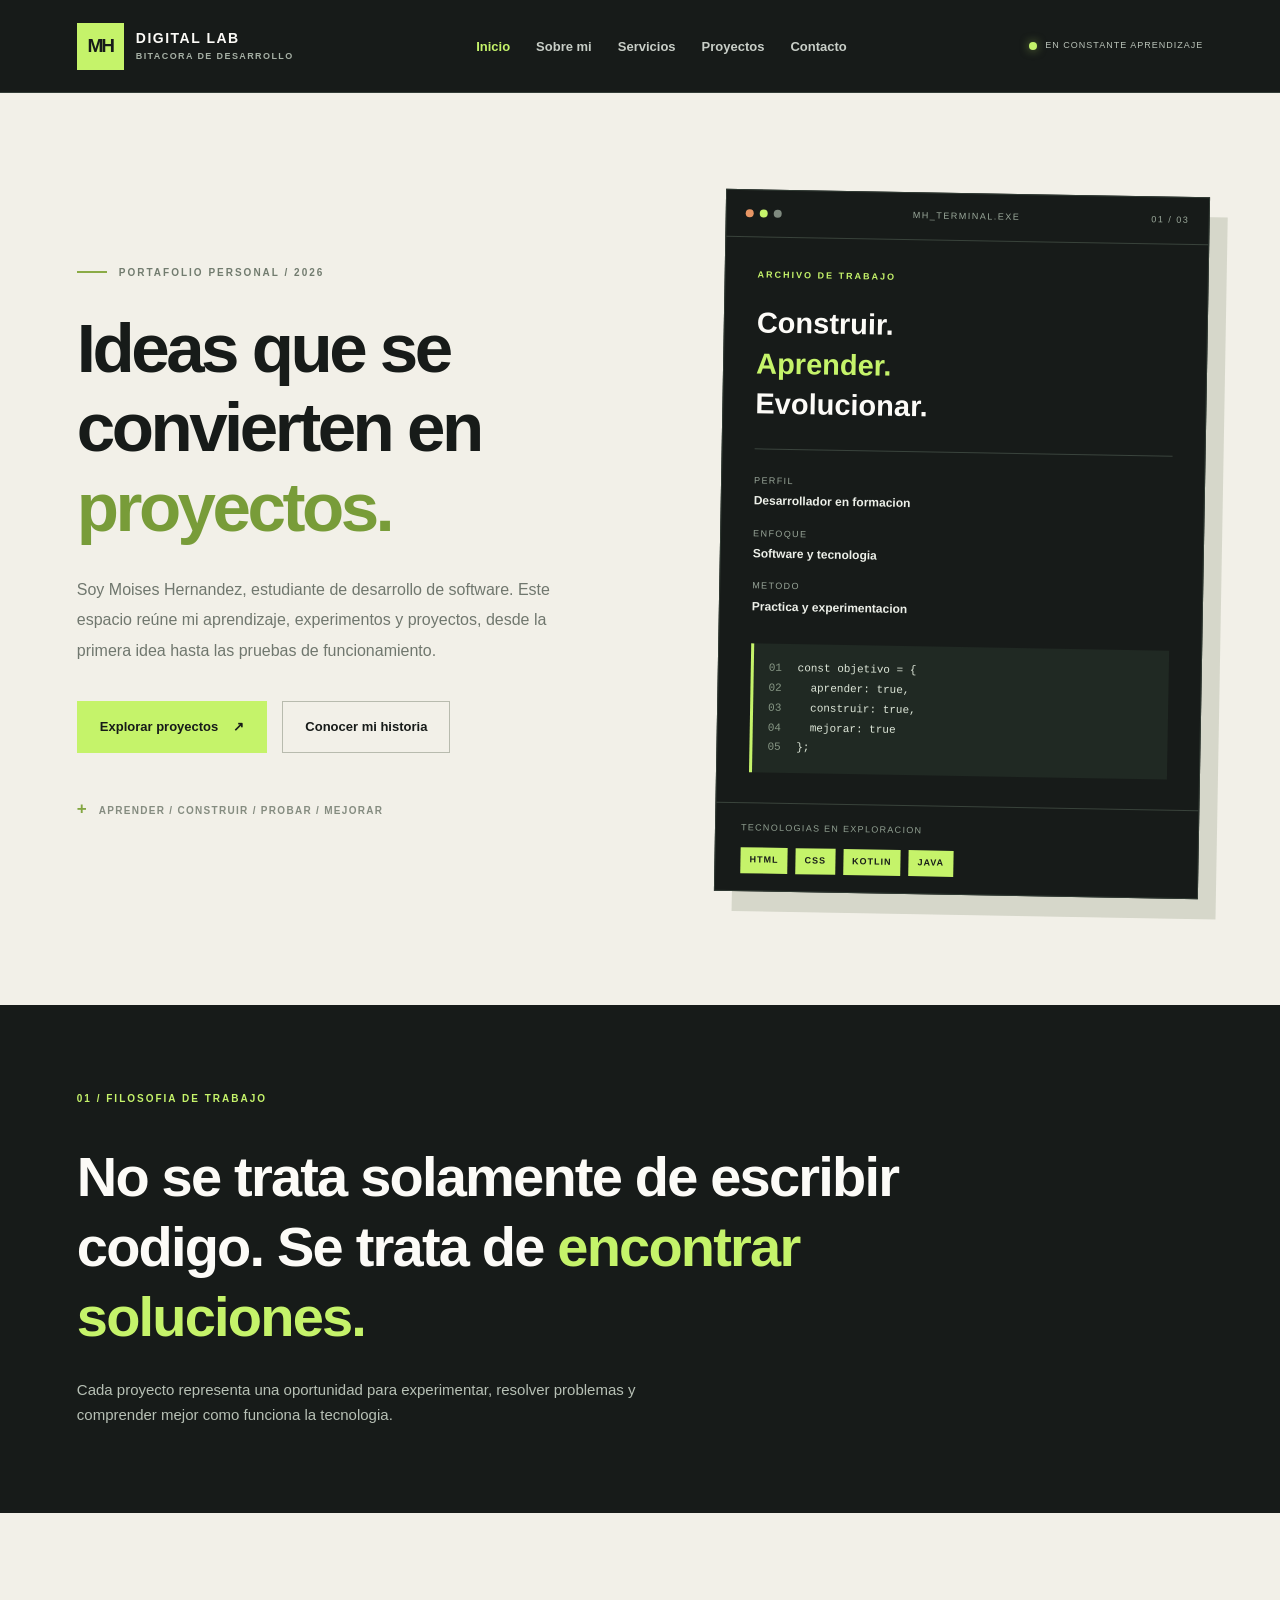
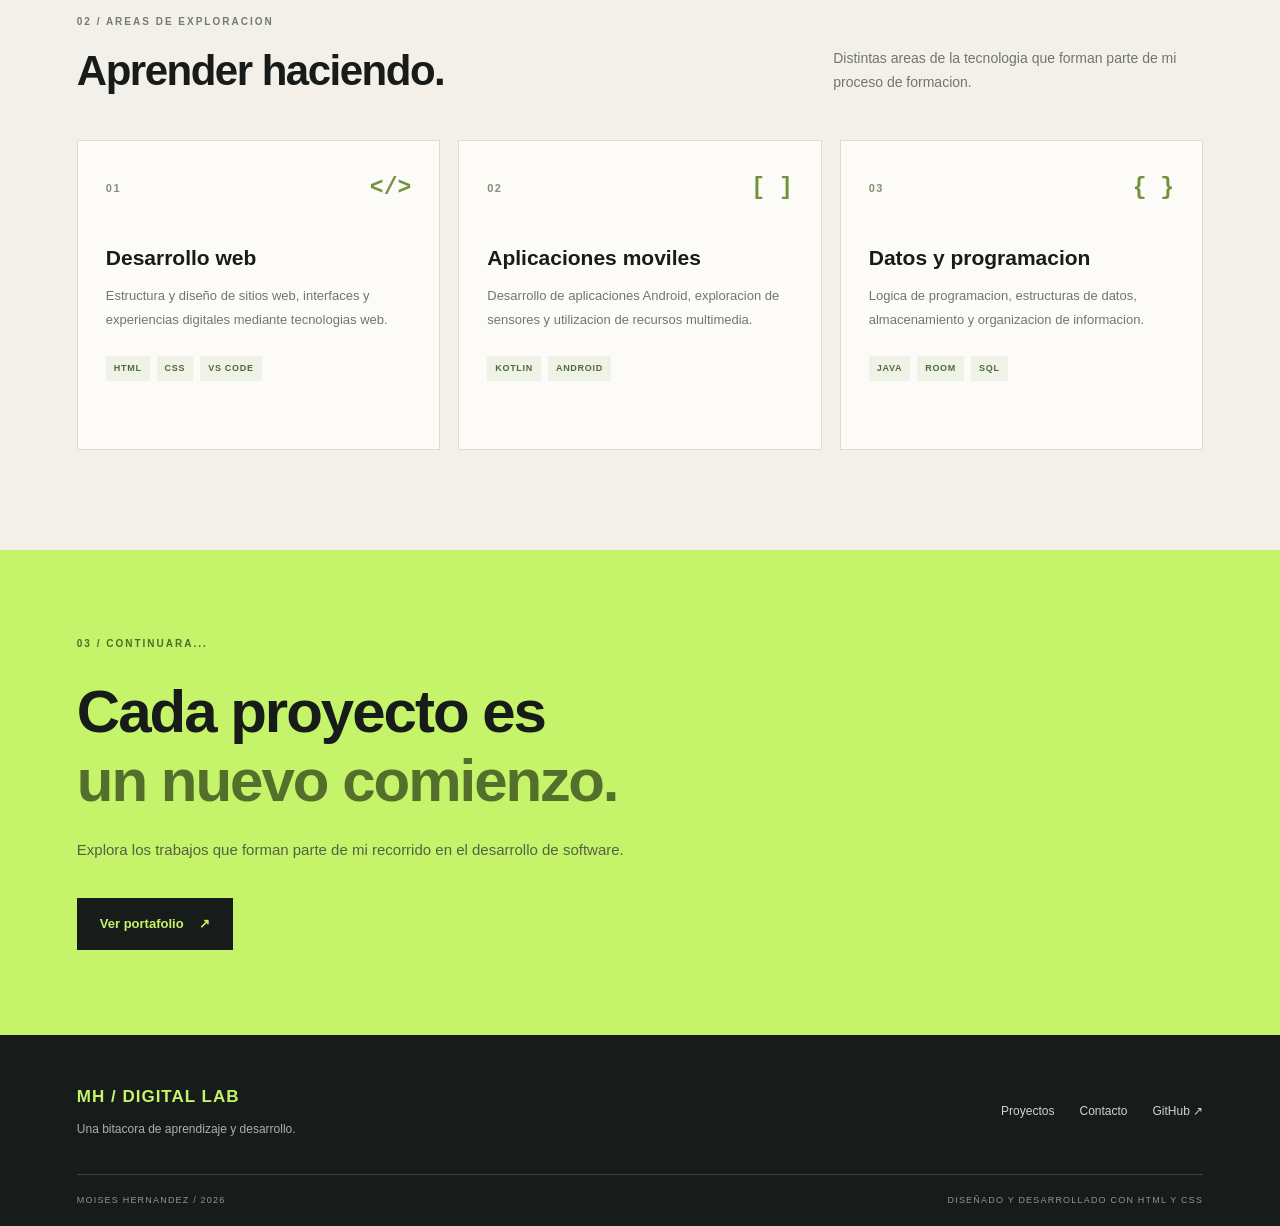
<file: index.html>
<!DOCTYPE html>
<html lang="es">

<head>
    <meta charset="UTF-8">
    <meta name="viewport" content="width=device-width, initial-scale=1.0">

    <meta name="description"
        content="Portafolio de Moises Hernandez. Bitacora personal de aprendizaje, desarrollo de software y proyectos tecnologicos.">

    <meta name="author" content="Moises Hernandez">

    <title>MH / Digital Lab | Inicio</title>

    <!-- Hoja de estilos externa -->
    <link rel="stylesheet" href="CSS/estilos.css">
</head>

<body>

    <!-- ENCABEZADO Y NAVEGACION -->
    <header class="site-header">

        <div class="wrap header-inner">

            <a href="index.html" id="brand" aria-label="MH Digital Lab, inicio">
                <span class="brand-mark">MH</span>
                <span class="brand-name">
                    DIGITAL LAB
                    <small>BITACORA DE DESARROLLO</small>
                </span>
            </a>
            <input
    type="checkbox"
    id="menu-toggle"
    class="menu-toggle-input"
    aria-label="Abrir o cerrar menú de navegación"
>

<label
    for="menu-toggle"
    class="menu-toggle-button"
    aria-hidden="true">
</label>

            <nav class="main-nav" aria-label="Navegacion principal">
                <ul>
                    <li><a href="index.html" class="active">Inicio</a></li>
                    <li><a href="sobre-mi.html">Sobre mi</a></li>
                    <li><a href="servicios.html">Servicios</a></li>
                    <li><a href="portafolio.html">Proyectos</a></li>
                    <li><a href="contacto.html">Contacto</a></li>
                </ul>
            </nav>

            <span class="header-status">
                <span class="status-dot"></span>
                EN CONSTANTE APRENDIZAJE
            </span>

        </div>

    </header>


    <!-- CONTENIDO PRINCIPAL -->
    <main id="contenido">


        <!-- PRESENTACION PRINCIPAL -->
        <section class="hero">

            <div class="wrap hero-grid">

                <div class="hero-copy">

                    <p class="eyebrow">
                        <span class="eyebrow-line"></span>
                        PORTAFOLIO PERSONAL / 2026
                    </p>

                    <h1>
                        Ideas que se convierten en
                        <span>proyectos.</span>
                    </h1>

                    <p class="hero-description">
                        Soy Moises Hernandez, estudiante de desarrollo
                        de software. Este espacio reúne mi aprendizaje,
                        experimentos y proyectos, desde la primera idea
                        hasta las pruebas de funcionamiento.
                    </p>

                    <div class="hero-actions">

                        <a href="portafolio.html" class="btn btn-primary">
                            Explorar proyectos
                            <span aria-hidden="true">↗</span>
                        </a>

                        <a href="sobre-mi.html" class="btn btn-secondary">
                            Conocer mi historia
                        </a>

                    </div>

                    <p class="hero-note">
                        <span class="note-symbol">+</span>
                        APRENDER / CONSTRUIR / PROBAR / MEJORAR
                    </p>

                </div>


                <!-- PANEL VISUAL PERSONALIZADO -->
                <aside class="lab-panel" aria-label="Panel de desarrollo personal">

                    <div class="panel-top">

                        <div class="window-controls">
                            <span></span>
                            <span></span>
                            <span></span>
                        </div>

                        <span>MH_TERMINAL.EXE</span>

                        <span>01 / 03</span>

                    </div>


                    <div class="panel-content">

                        <p class="terminal-label">
                            ARCHIVO DE TRABAJO
                        </p>

                        <h2>
                            Construir.
                            <span>Aprender.</span>
                            Evolucionar.
                        </h2>

                        <div class="terminal-divider"></div>

                        <div class="terminal-data">

                            <p>
                                <span>PERFIL</span>
                                <strong>Desarrollador en formacion</strong>
                            </p>

                            <p>
                                <span>ENFOQUE</span>
                                <strong>Software y tecnologia</strong>
                            </p>

                            <p>
                                <span>METODO</span>
                                <strong>Practica y experimentacion</strong>
                            </p>

                        </div>

                        <div class="code-preview">
                            <p><span class="code-number">01</span> const objetivo = {</p>
                            <p><span class="code-number">02</span> &nbsp; aprender: true,</p>
                            <p><span class="code-number">03</span> &nbsp; construir: true,</p>
                            <p><span class="code-number">04</span> &nbsp; mejorar: true</p>
                            <p><span class="code-number">05</span> };</p>
                        </div>

                    </div>


                    <div class="panel-bottom">
                        <span>TECNOLOGIAS EN EXPLORACION</span>

                        <div class="technology-tags">
                            <span>HTML</span>
                            <span>CSS</span>
                            <span>KOTLIN</span>
                            <span>JAVA</span>
                        </div>
                    </div>

                </aside>

            </div>

        </section>


        <!-- DECLARACION PERSONAL -->
        <section class="statement">

            <div class="wrap statement-content">

                <p class="section-index">
                    01 / FILOSOFIA DE TRABAJO
                </p>

                <h2>
                    No se trata solamente de escribir codigo.
                    Se trata de <span>encontrar soluciones.</span>
                </h2>

                <p>
                    Cada proyecto representa una oportunidad para
                    experimentar, resolver problemas y comprender
                    mejor como funciona la tecnologia.
                </p>

            </div>

        </section>


        <!-- AREAS DE INTERES -->
        <section class="interests">

            <div class="wrap">

                <div class="section-heading">

                    <div>
                        <p class="section-index">
                            02 / AREAS DE EXPLORACION
                        </p>

                        <h2>Aprender haciendo.</h2>
                    </div>

                    <p class="heading-description">
                        Distintas areas de la tecnologia que forman
                        parte de mi proceso de formacion.
                    </p>

                </div>


                <div class="interest-grid">


                    <article class="interest-card">

                        <div class="card-top">
                            <span>01</span>
                            <span class="card-symbol">&lt;/&gt;</span>
                        </div>

                        <h3>Desarrollo web</h3>

                        <p>
                            Estructura y diseño de sitios web,
                            interfaces y experiencias digitales
                            mediante tecnologias web.
                        </p>

                        <div class="card-tags">
                            <span>HTML</span>
                            <span>CSS</span>
                            <span>VS CODE</span>
                        </div>

                    </article>


                    <article class="interest-card">

                        <div class="card-top">
                            <span>02</span>
                            <span class="card-symbol">[ ]</span>
                        </div>

                        <h3>Aplicaciones moviles</h3>

                        <p>
                            Desarrollo de aplicaciones Android,
                            exploracion de sensores y utilizacion
                            de recursos multimedia.
                        </p>

                        <div class="card-tags">
                            <span>KOTLIN</span>
                            <span>ANDROID</span>
                        </div>

                    </article>


                    <article class="interest-card">

                        <div class="card-top">
                            <span>03</span>
                            <span class="card-symbol">{ }</span>
                        </div>

                        <h3>Datos y programacion</h3>

                        <p>
                            Logica de programacion, estructuras
                            de datos, almacenamiento y organizacion
                            de informacion.
                        </p>

                        <div class="card-tags">
                            <span>JAVA</span>
                            <span>ROOM</span>
                            <span>SQL</span>
                        </div>

                    </article>


                </div>

            </div>

        </section>


        <!-- CIERRE Y LLAMADA A LA ACCION -->
        <section class="closing">

            <div class="wrap closing-content">

                <p class="section-index">
                    03 / CONTINUARA...
                </p>

                <h2>
                    Cada proyecto es
                    <span>un nuevo comienzo.</span>
                </h2>

                <p>
                    Explora los trabajos que forman parte de mi
                    recorrido en el desarrollo de software.
                </p>

                <a href="portafolio.html" class="btn btn-dark">
                    Ver portafolio
                    <span aria-hidden="true">↗</span>
                </a>

            </div>

        </section>


    </main>


    <!-- PIE DE PAGINA -->
    <footer class="site-footer">

        <div class="wrap footer-content">

            <div>
                <a href="index.html" class="footer-brand">
                    MH / DIGITAL LAB
                </a>

                <p>
                    Una bitacora de aprendizaje y desarrollo.
                </p>
            </div>

            <div class="footer-links">

                <a href="portafolio.html">Proyectos</a>

                <a href="contacto.html">Contacto</a>

                <a href="https://github.com/juanjujustu99-crypto"
                   target="_blank"
                   rel="noopener noreferrer">
                    GitHub ↗
                </a>

            </div>

        </div>

        <div class="wrap footer-bottom">

            <span>MOISES HERNANDEZ / 2026</span>

            <span>DISEÑADO Y DESARROLLADO CON HTML Y CSS</span>

        </div>

    </footer>

</body>
</html>
</file>
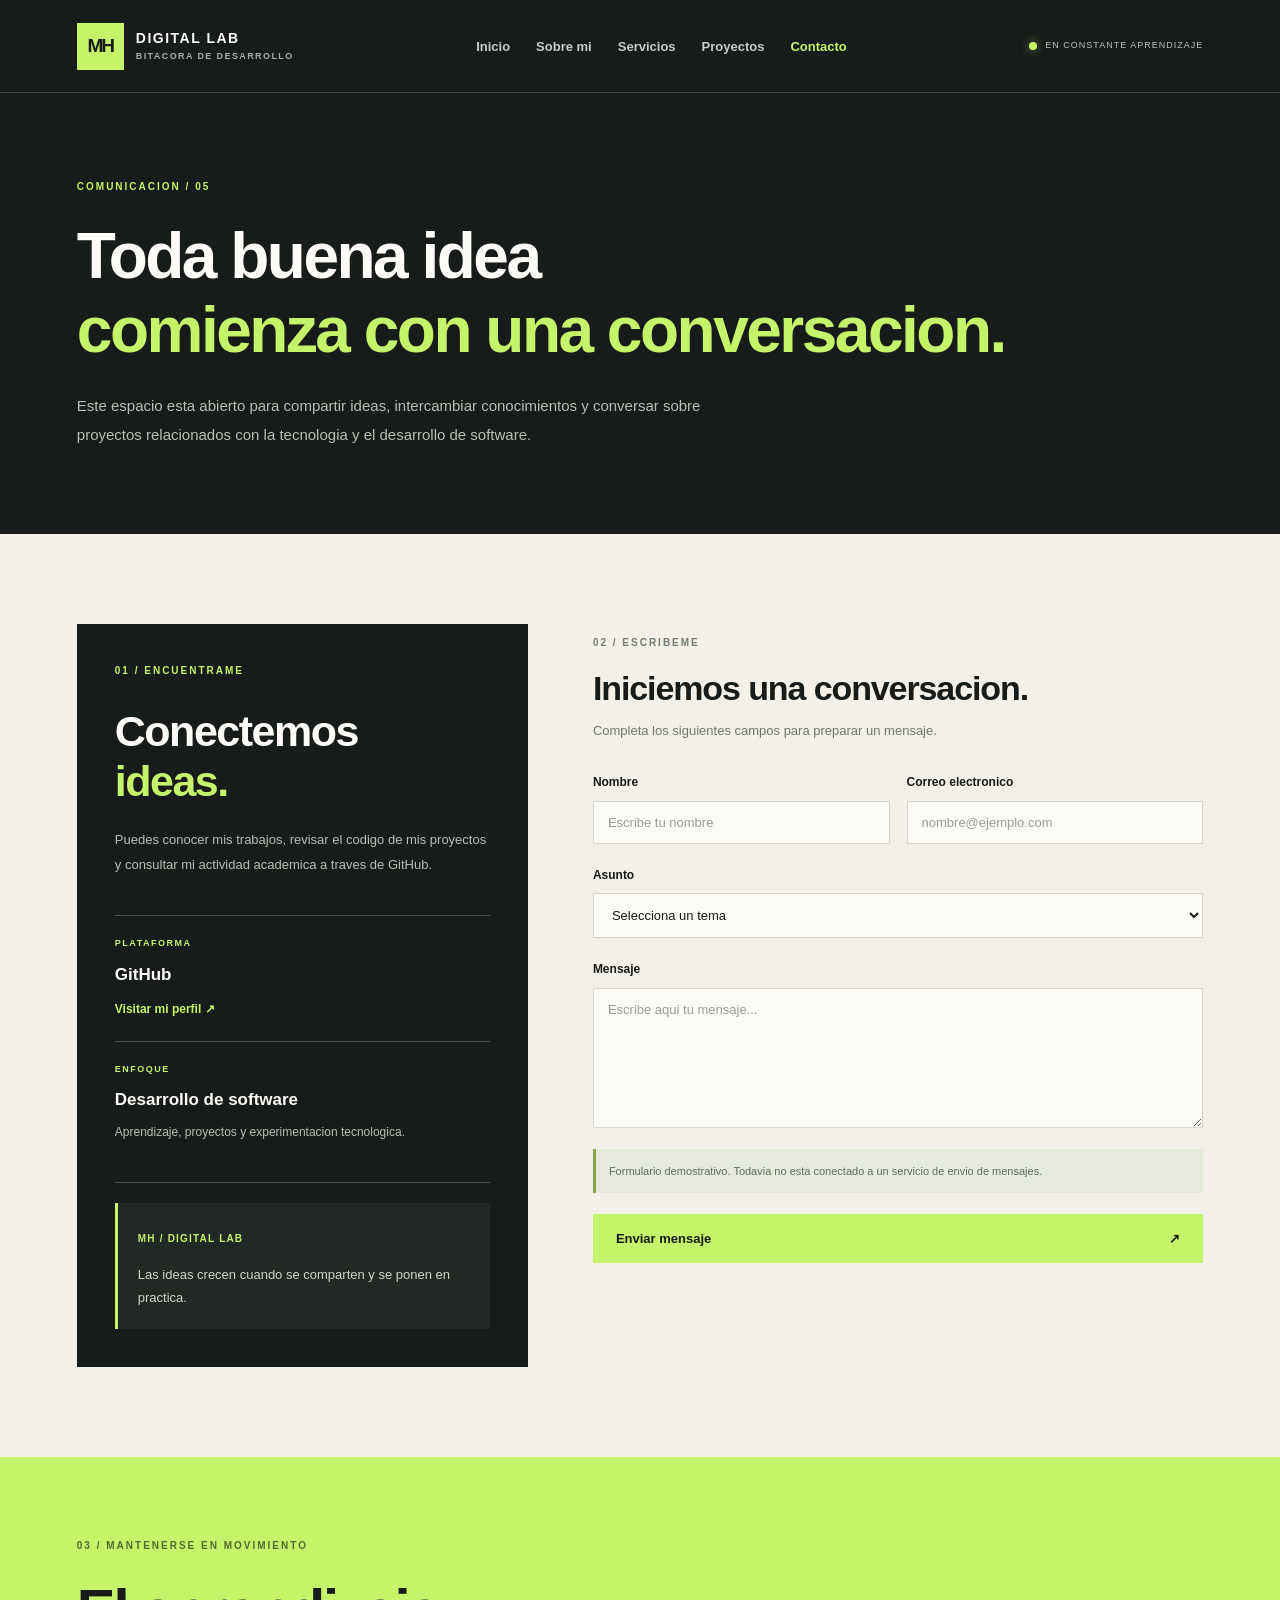
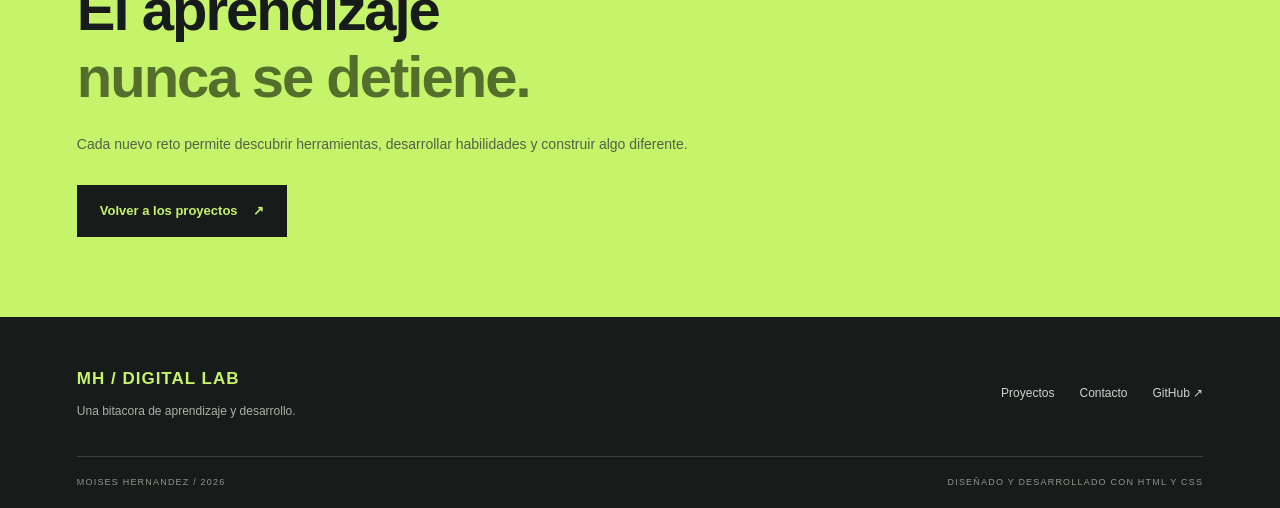
<file: contacto.html>
<!DOCTYPE html>
<html lang="es">

<head>
    <meta charset="UTF-8">
    <meta name="viewport" content="width=device-width, initial-scale=1.0">

    <meta name="description"
        content="Contacta con Moises Hernandez y conoce su trabajo en desarrollo de software.">

    <meta name="author" content="Moises Hernandez">

    <title>Contacto | MH Digital Lab</title>

    <link rel="stylesheet" href="CSS/estilos.css">
</head>

<body>

    <!-- ENCABEZADO -->
    <header class="site-header">

        <div class="wrap header-inner">

            <a href="index.html" id="brand" aria-label="MH Digital Lab, inicio">
                <span class="brand-mark">MH</span>

                <span class="brand-name">
                    DIGITAL LAB
                    <small>BITACORA DE DESARROLLO</small>
                </span>
            </a>
            <input
    type="checkbox"
    id="menu-toggle"
    class="menu-toggle-input"
    aria-label="Abrir o cerrar menú de navegación"
>

<label
    for="menu-toggle"
    class="menu-toggle-button"
    aria-hidden="true">
</label>

            <nav class="main-nav" aria-label="Navegacion principal">
                <ul>
                    <li><a href="index.html">Inicio</a></li>
                    <li><a href="sobre-mi.html">Sobre mi</a></li>
                    <li><a href="servicios.html">Servicios</a></li>
                    <li><a href="portafolio.html">Proyectos</a></li>
                    <li><a href="contacto.html" class="active">Contacto</a></li>
                </ul>
            </nav>

            <span class="header-status">
                <span class="status-dot"></span>
                EN CONSTANTE APRENDIZAJE
            </span>

        </div>

    </header>


    <!-- CONTENIDO PRINCIPAL -->
    <main id="contenido">


        <!-- PRESENTACION -->
        <section class="contact-hero">

            <div class="wrap">

                <p class="page-kicker">
                    COMUNICACION / 05
                </p>

                <h1>
                    Toda buena idea
                    <span>comienza con una conversacion.</span>
                </h1>

                <p>
                    Este espacio esta abierto para compartir ideas,
                    intercambiar conocimientos y conversar sobre
                    proyectos relacionados con la tecnologia
                    y el desarrollo de software.
                </p>

            </div>

        </section>


        <!-- AREA DE CONTACTO -->
        <section class="contact-main">

            <div class="wrap contact-grid">


                <!-- INFORMACION DE CONTACTO -->
                <aside class="contact-information">

                    <p class="section-index">
                        01 / ENCUENTRAME
                    </p>

                    <h2>
                        Conectemos
                        <span>ideas.</span>
                    </h2>

                    <p class="contact-description">
                        Puedes conocer mis trabajos, revisar el codigo
                        de mis proyectos y consultar mi actividad
                        academica a traves de GitHub.
                    </p>


                    <div class="contact-detail">

                        <span>PLATAFORMA</span>

                        <strong>GitHub</strong>

                        <a href="https://github.com/juanjujustu99-crypto"
                           target="_blank"
                           rel="noopener noreferrer">
                            Visitar mi perfil ↗
                        </a>

                    </div>


                    <div class="contact-detail">

                        <span>ENFOQUE</span>

                        <strong>Desarrollo de software</strong>

                        <p>
                            Aprendizaje, proyectos y experimentacion
                            tecnologica.
                        </p>

                    </div>


                    <div class="contact-separator"></div>


                    <div class="contact-note">

                        <span>MH / DIGITAL LAB</span>

                        <p>
                            Las ideas crecen cuando se comparten
                            y se ponen en practica.
                        </p>

                    </div>

                </aside>



                <!-- FORMULARIO -->
                <div class="contact-form-area">

                    <div class="form-heading">

                        <p class="section-index">
                            02 / ESCRIBEME
                        </p>

                        <h2>Iniciemos una conversacion.</h2>

                        <p>
                            Completa los siguientes campos para
                            preparar un mensaje.
                        </p>

                    </div>


                    <form class="contact-form" action="#" method="get">

                        <div class="form-row">

                            <div class="form-field">

                                <label for="nombre">
                                    Nombre
                                </label>

                                <input
                                    type="text"
                                    id="nombre"
                                    name="nombre"
                                    placeholder="Escribe tu nombre"
                                    required
                                >

                            </div>


                            <div class="form-field">

                                <label for="correo">
                                    Correo electronico
                                </label>

                                <input
                                    type="email"
                                    id="correo"
                                    name="correo"
                                    placeholder="nombre@ejemplo.com"
                                    required
                                >

                            </div>

                        </div>


                        <div class="form-field">

                            <label for="asunto">
                                Asunto
                            </label>

                            <select id="asunto" name="asunto" required>

                                <option value="" selected disabled>
                                    Selecciona un tema
                                </option>

                                <option value="Proyectos">
                                    Proyectos
                                </option>

                                <option value="Desarrollo web">
                                    Desarrollo web
                                </option>

                                <option value="Aplicaciones">
                                    Aplicaciones moviles
                                </option>

                                <option value="Colaboracion">
                                    Colaboracion academica
                                </option>

                                <option value="Otro">
                                    Otro
                                </option>

                            </select>

                        </div>


                        <div class="form-field">

                            <label for="mensaje">
                                Mensaje
                            </label>

                            <textarea
                                id="mensaje"
                                name="mensaje"
                                rows="6"
                                placeholder="Escribe aqui tu mensaje..."
                                required
                            ></textarea>

                        </div>


                        <div class="form-privacy">
                            Formulario demostrativo. Todavia no
                            esta conectado a un servicio de envio
                            de mensajes.
                        </div>


                        <button type="submit" class="form-submit">
                            Enviar mensaje
                            <span aria-hidden="true">↗</span>
                        </button>

                    </form>

                </div>

            </div>

        </section>


        <!-- CIERRE -->
        <section class="contact-closing">

            <div class="wrap contact-closing-content">

                <p class="section-index">
                    03 / MANTENERSE EN MOVIMIENTO
                </p>

                <h2>
                    El aprendizaje
                    <span>nunca se detiene.</span>
                </h2>

                <p>
                    Cada nuevo reto permite descubrir herramientas,
                    desarrollar habilidades y construir algo diferente.
                </p>

                <a href="portafolio.html" class="btn btn-dark">
                    Volver a los proyectos
                    <span aria-hidden="true">↗</span>
                </a>

            </div>

        </section>


    </main>


    <!-- PIE DE PAGINA -->
    <footer class="site-footer">

        <div class="wrap footer-content">

            <div>
                <a href="index.html" class="footer-brand">
                    MH / DIGITAL LAB
                </a>

                <p>
                    Una bitacora de aprendizaje y desarrollo.
                </p>
            </div>

            <div class="footer-links">

                <a href="portafolio.html">Proyectos</a>

                <a href="contacto.html">Contacto</a>

                <a href="https://github.com/juanjujustu99-crypto"
                   target="_blank"
                   rel="noopener noreferrer">
                    GitHub ↗
                </a>

            </div>

        </div>

        <div class="wrap footer-bottom">

            <span>MOISES HERNANDEZ / 2026</span>

            <span>DISEÑADO Y DESARROLLADO CON HTML Y CSS</span>

        </div>

    </footer>

</body>
</html>
</file>
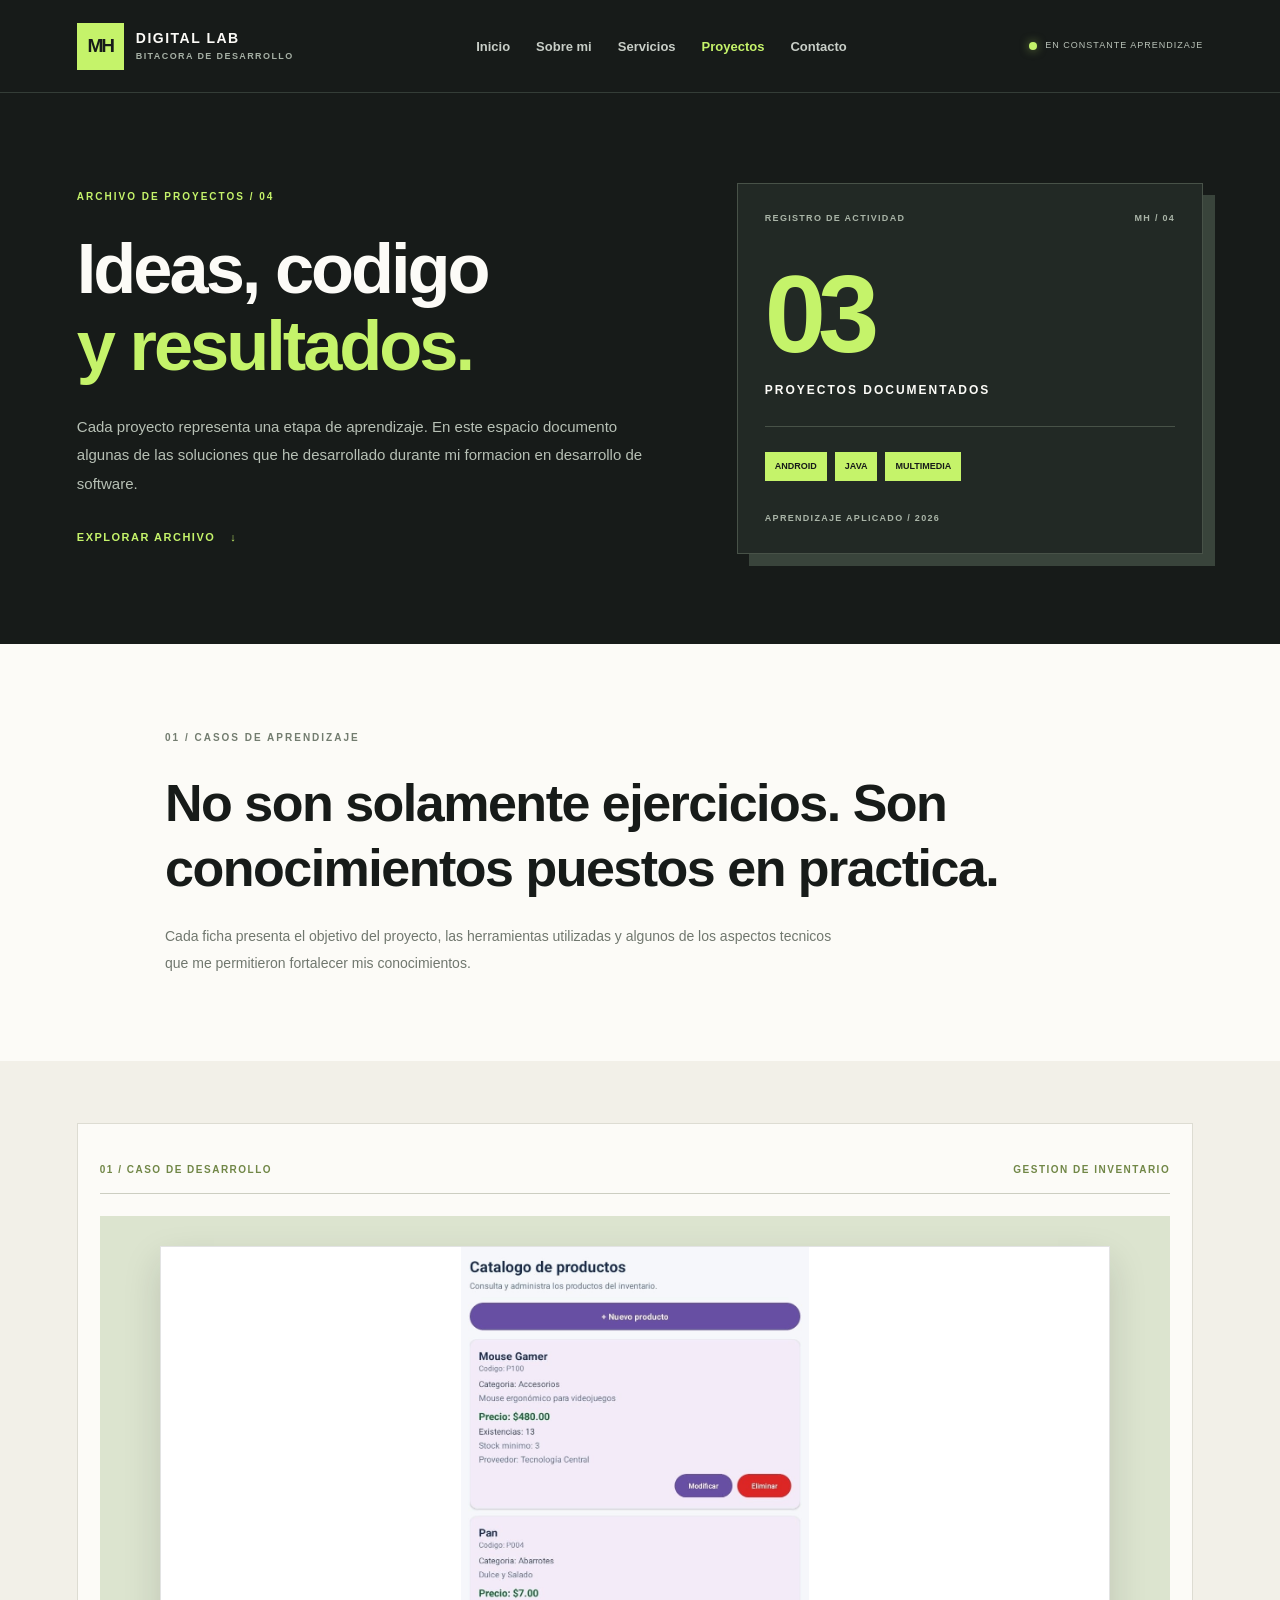
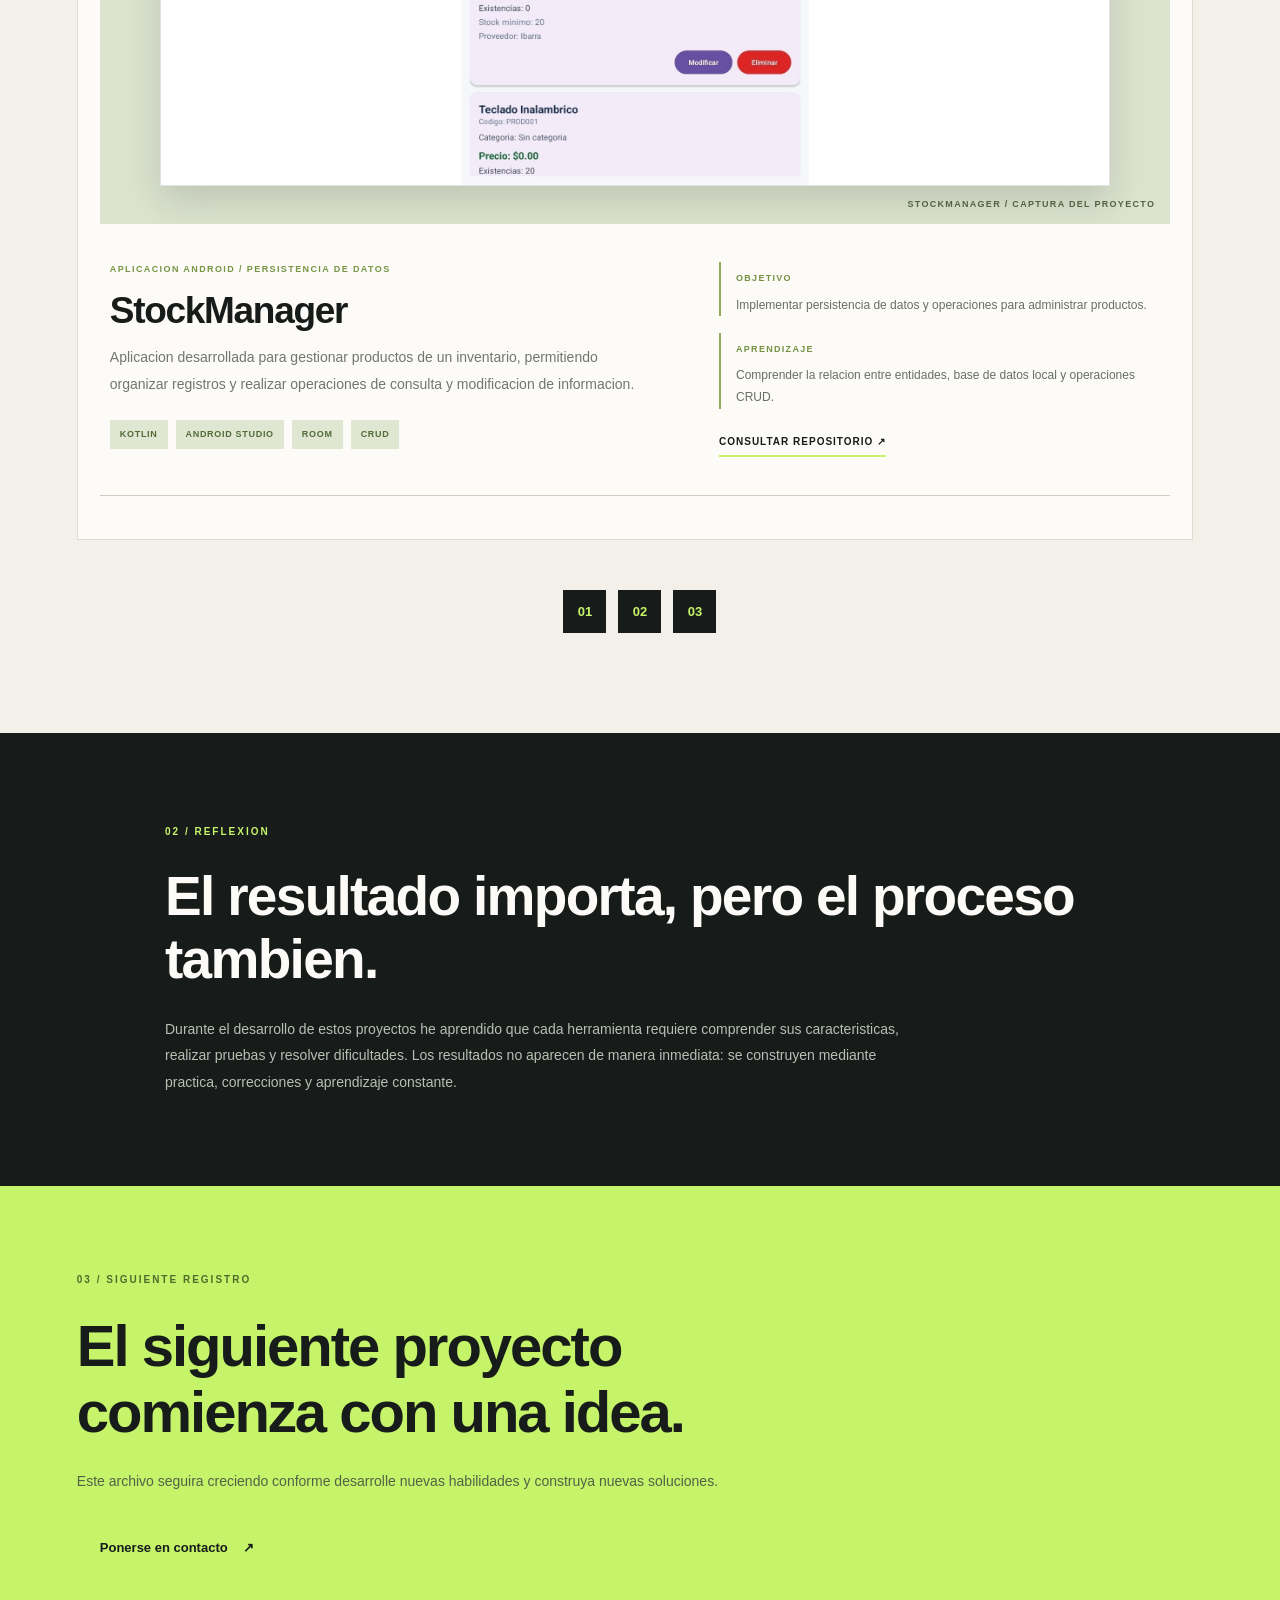
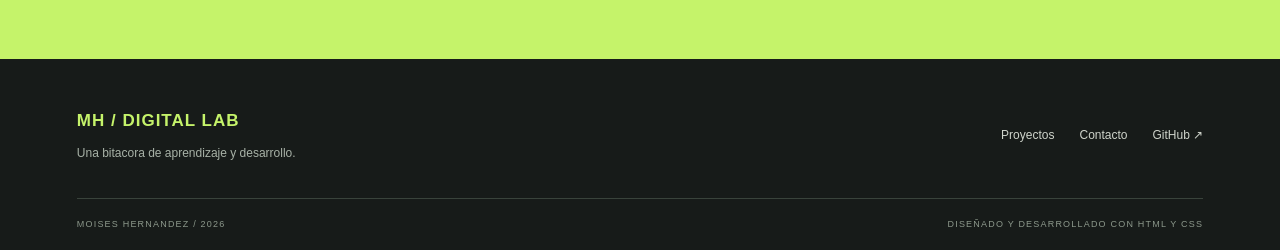
<file: portafolio.html>
<!DOCTYPE html>
<html lang="es">

<head>
    <meta charset="UTF-8">
    <meta name="viewport" content="width=device-width, initial-scale=1.0">

    <meta name="description"
        content="Proyectos academicos de Moises Hernandez en desarrollo Android, programacion y tecnologia.">

    <meta name="author" content="Moises Hernandez">

    <title>Proyectos | MH Digital Lab</title>

    <link rel="stylesheet" href="CSS/estilos.css">
</head>

<body>

    <!-- ENCABEZADO -->
    <header class="site-header">

        <div class="wrap header-inner">

            <a href="index.html" id="brand" aria-label="MH Digital Lab, inicio">
                <span class="brand-mark">MH</span>

                <span class="brand-name">
                    DIGITAL LAB
                    <small>BITACORA DE DESARROLLO</small>
                </span>
            </a>
<input
    type="checkbox"
    id="menu-toggle"
    class="menu-toggle-input"
    aria-label="Abrir o cerrar menú de navegación"
>

<label
    for="menu-toggle"
    class="menu-toggle-button"
    aria-hidden="true">
</label>

            <nav class="main-nav" aria-label="Navegacion principal">
                <ul>
                    <li><a href="index.html">Inicio</a></li>
                    <li><a href="sobre-mi.html">Sobre mi</a></li>
                    <li><a href="servicios.html">Servicios</a></li>
                    <li><a href="portafolio.html" class="active">Proyectos</a></li>
                    <li><a href="contacto.html">Contacto</a></li>
                </ul>
            </nav>

            <span class="header-status">
                <span class="status-dot"></span>
                EN CONSTANTE APRENDIZAJE
            </span>

        </div>

    </header>


    <!-- CONTENIDO PRINCIPAL -->
    <main id="contenido">


        <!-- PORTADA DE PROYECTOS -->
        <section class="portfolio-hero">

            <div class="wrap portfolio-hero-grid">

                <div>

                    <p class="page-kicker">
                        ARCHIVO DE PROYECTOS / 04
                    </p>

                    <h1>
                        Ideas, codigo
                        <span>y resultados.</span>
                    </h1>

                    <p class="portfolio-intro">
                        Cada proyecto representa una etapa de aprendizaje.
                        En este espacio documento algunas de las soluciones
                        que he desarrollado durante mi formacion en
                        desarrollo de software.
                    </p>

                    <a href="#proyectos" class="portfolio-jump">
                        EXPLORAR ARCHIVO
                        <span>↓</span>
                    </a>

                </div>


                <aside class="portfolio-index">

                    <div class="index-header">
                        <span>REGISTRO DE ACTIVIDAD</span>
                        <span>MH / 04</span>
                    </div>

                    <div class="index-number">
                        03
                    </div>

                    <p>PROYECTOS DOCUMENTADOS</p>

                    <div class="index-divider"></div>

                    <div class="index-stats">
                        <span>ANDROID</span>
                        <span>JAVA</span>
                        <span>MULTIMEDIA</span>
                    </div>

                    <div class="index-footer">
                        APRENDIZAJE APLICADO / 2026
                    </div>

                </aside>

            </div>

        </section>


        <!-- INTRODUCCION AL ARCHIVO -->
        <section class="portfolio-introduction">

            <div class="wrap portfolio-intro-content">

                <p class="section-index">
                    01 / CASOS DE APRENDIZAJE
                </p>

                <h2>
                    No son solamente ejercicios.
                    Son conocimientos puestos en practica.
                </h2>

                <p>
                    Cada ficha presenta el objetivo del proyecto,
                    las herramientas utilizadas y algunos de los
                    aspectos tecnicos que me permitieron fortalecer
                    mis conocimientos.
                </p>

            </div>

        </section>


        <!-- LISTADO DE PROYECTOS -->
        <section class="portfolio-projects" id="proyectos">

            <div class="wrap">
                <div class="project-carousel"
     role="region"
     aria-label="Carrusel de proyectos"
     aria-roledescription="carrusel"
     tabindex="0">


                <!-- PROYECTO 01: STOCKMANAGER -->
                <article class="project-case" id="proyecto-stockmanager">

                    <div class="project-case-heading">

                        <span class="case-number">01 / CASO DE DESARROLLO</span>

                        <span class="case-type">GESTION DE INVENTARIO</span>

                    </div>


                    <!-- VISTA ESQUEMATICA DEL PROYECTO -->
                  
<figure class="project-visual project-image stock-visual">

    <img
        class="project-screenshot"
        src="img/stockmanager.png"
        alt="Interfaz real de StockManager, aplicacion Android para gestionar productos e inventario."
    >

    <figcaption>
        STOCKMANAGER / CAPTURA DEL PROYECTO
    </figcaption>

</figure>



                    <div class="project-details">

                        <div class="project-main-info">

                            <div class="project-label">
                                APLICACION ANDROID / PERSISTENCIA DE DATOS
                            </div>

                            <h2>StockManager</h2>

                            <p class="project-summary">
                                Aplicacion desarrollada para gestionar
                                productos de un inventario, permitiendo
                                organizar registros y realizar operaciones
                                de consulta y modificacion de informacion.
                            </p>

                            <div class="project-technologies">
                                <span>KOTLIN</span>
                                <span>ANDROID STUDIO</span>
                                <span>ROOM</span>
                                <span>CRUD</span>
                            </div>

                        </div>


                        <div class="project-learning">

                            <div>
                                <span>OBJETIVO</span>
                                <p>
                                    Implementar persistencia de datos
                                    y operaciones para administrar
                                    productos.
                                </p>
                            </div>

                            <div>
                                <span>APRENDIZAJE</span>
                                <p>
                                    Comprender la relacion entre
                                    entidades, base de datos local
                                    y operaciones CRUD.
                                </p>
                            </div>

                            <a href="https://github.com/juanjujustu99-crypto/StockManager_Moises_Hernandez_Romero"
                               target="_blank"
                               rel="noopener noreferrer"
                               class="project-link">
                                CONSULTAR REPOSITORIO ↗
                            </a>

                        </div>

                    </div>

                </article>



                <!-- PROYECTO 02: RUNTRACK -->
                <article class="project-case" id="proyecto-runtrack">

                    <div class="project-case-heading">

                        <span class="case-number">02 / CASO DE DESARROLLO</span>

                        <span class="case-type">SENSORES DE MOVIMIENTO</span>

                    </div>


                  
<figure class="project-visual project-image run-visual">

    <img
        class="project-screenshot"
        src="img/runtrack.png"
        alt="Interfaz real de RunTrack mostrando el monitoreo de sensores de movimiento."
    >

    <figcaption>
        RUNTRACK / CAPTURA DEL PROYECTO
    </figcaption>

</figure>



                    <div class="project-details">

                        <div class="project-main-info">

                            <div class="project-label">
                                APLICACION ANDROID / GESTION DE SENSORES
                            </div>

                            <h2>RunTrack</h2>

                            <p class="project-summary">
                                Aplicacion orientada a explorar los sensores
                                de movimiento de un dispositivo Android,
                                mostrando lecturas de orientacion y
                                aceleracion mediante una interfaz de
                                monitoreo.
                            </p>

                            <div class="project-technologies">
                                <span>KOTLIN</span>
                                <span>ANDROID STUDIO</span>
                                <span>ACCELEROMETER</span>
                                <span>ROTATION VECTOR</span>
                            </div>

                        </div>


                        <div class="project-learning">

                            <div>
                                <span>OBJETIVO</span>
                                <p>
                                    Obtener y presentar informacion
                                    proporcionada por los sensores
                                    disponibles en el dispositivo.
                                </p>
                            </div>

                            <div>
                                <span>APRENDIZAJE</span>
                                <p>
                                    Trabajar con eventos de sensores,
                                    lecturas de movimiento y alternativas
                                    de orientacion cuando el giroscopio
                                    fisico no esta disponible.
                                </p>
                            </div>

                            <a href="https://github.com/juanjujustu99-crypto/RunTrack_Moises_Hernandez_Romero"
                               target="_blank"
                               rel="noopener noreferrer"
                               class="project-link">
                                CONSULTAR REPOSITORIO ↗
                            </a>

                        </div>

                    </div>

                </article>



                <!-- PROYECTO 03: CITYTOUR -->
                <article class="project-case" id="proyecto-citytour">

                    <div class="project-case-heading">

                        <span class="case-number">03 / CASO DE DESARROLLO</span>

                        <span class="case-type">RECURSOS MULTIMEDIA</span>

                    </div>


                   
<figure class="project-visual project-image city-visual">

    <img
        class="project-screenshot"
        src="img/citytour.png"
        alt="Interfaz real de CityTour con galeria de imagenes y recursos multimedia."
    >

    <figcaption>
        CITYTOUR / CAPTURA DEL PROYECTO
    </figcaption>

</figure>



                    <div class="project-details">

                        <div class="project-main-info">

                            <div class="project-label">
                                APLICACION ANDROID / EXPERIENCIA MULTIMEDIA
                            </div>

                            <h2>CityTour</h2>

                            <p class="project-summary">
                                Aplicacion multimedia enfocada en la
                                presentacion de informacion turistica
                                e historica mediante imagenes, galeria
                                visual, descripciones y narracion de audio.
                            </p>

                            <div class="project-technologies">
                                <span>KOTLIN</span>
                                <span>ANDROID STUDIO</span>
                                <span>IMAGENES</span>
                                <span>AUDIO</span>
                            </div>

                        </div>


                        <div class="project-learning">

                            <div>
                                <span>OBJETIVO</span>
                                <p>
                                    Integrar diferentes recursos
                                    multimedia en una aplicacion
                                    Android.
                                </p>
                            </div>

                            <div>
                                <span>APRENDIZAJE</span>
                                <p>
                                    Gestionar galerias, contenido
                                    descriptivo, reproduccion de audio
                                    y controles de interaccion.
                                </p>
                            </div>

                           <a href="https://github.com/juanjujustu99-crypto/CityTour_Moises_Hernandez_Romero"
   target="_blank"
   rel="noopener noreferrer"
   class="project-link">
    CONSULTAR REPOSITORIO ↗
</a>
                        </div>

                    </div>

                </article>
                </div>

<div class="carousel-controls" aria-label="Seleccionar proyecto">

    <a href="#proyecto-stockmanager"
       aria-label="Mostrar StockManager">01</a>

    <a href="#proyecto-runtrack"
       aria-label="Mostrar RunTrack">02</a>

    <a href="#proyecto-citytour"
       aria-label="Mostrar CityTour">03</a>

</div>


            </div>

        </section>


        <!-- REFLEXION SOBRE LOS PROYECTOS -->
        <section class="portfolio-reflection">

            <div class="wrap reflection-content">

                <p class="section-index">
                    02 / REFLEXION
                </p>

                <h2>
                    El resultado importa,
                    pero el proceso tambien.
                </h2>

                <p>
                    Durante el desarrollo de estos proyectos he aprendido
                    que cada herramienta requiere comprender sus
                    caracteristicas, realizar pruebas y resolver
                    dificultades. Los resultados no aparecen de manera
                    inmediata: se construyen mediante practica,
                    correcciones y aprendizaje constante.
                </p>

            </div>

        </section>


        <!-- CIERRE -->
        <section class="portfolio-closing">

            <div class="wrap portfolio-closing-content">

                <p class="section-index">
                    03 / SIGUIENTE REGISTRO
                </p>

                <h2>
                    El siguiente proyecto
                    comienza con una idea.
                </h2>

                <p>
                    Este archivo seguira creciendo conforme desarrolle
                    nuevas habilidades y construya nuevas soluciones.
                </p>

                <a href="contacto.html" class="btn btn-primary">
                    Ponerse en contacto
                    <span aria-hidden="true">↗</span>
                </a>

            </div>

        </section>


    </main>


    <!-- PIE DE PAGINA -->
    <footer class="site-footer">

        <div class="wrap footer-content">

            <div>
                <a href="index.html" class="footer-brand">
                    MH / DIGITAL LAB
                </a>

                <p>
                    Una bitacora de aprendizaje y desarrollo.
                </p>
            </div>

            <div class="footer-links">

                <a href="portafolio.html">Proyectos</a>

                <a href="contacto.html">Contacto</a>

                <a href="https://github.com/juanjujustu99-crypto"
                   target="_blank"
                   rel="noopener noreferrer">
                    GitHub ↗
                </a>

            </div>

        </div>

        <div class="wrap footer-bottom">

            <span>MOISES HERNANDEZ / 2026</span>

            <span>DISEÑADO Y DESARROLLADO CON HTML Y CSS</span>

        </div>

    </footer>

</body>
</html>
</file>
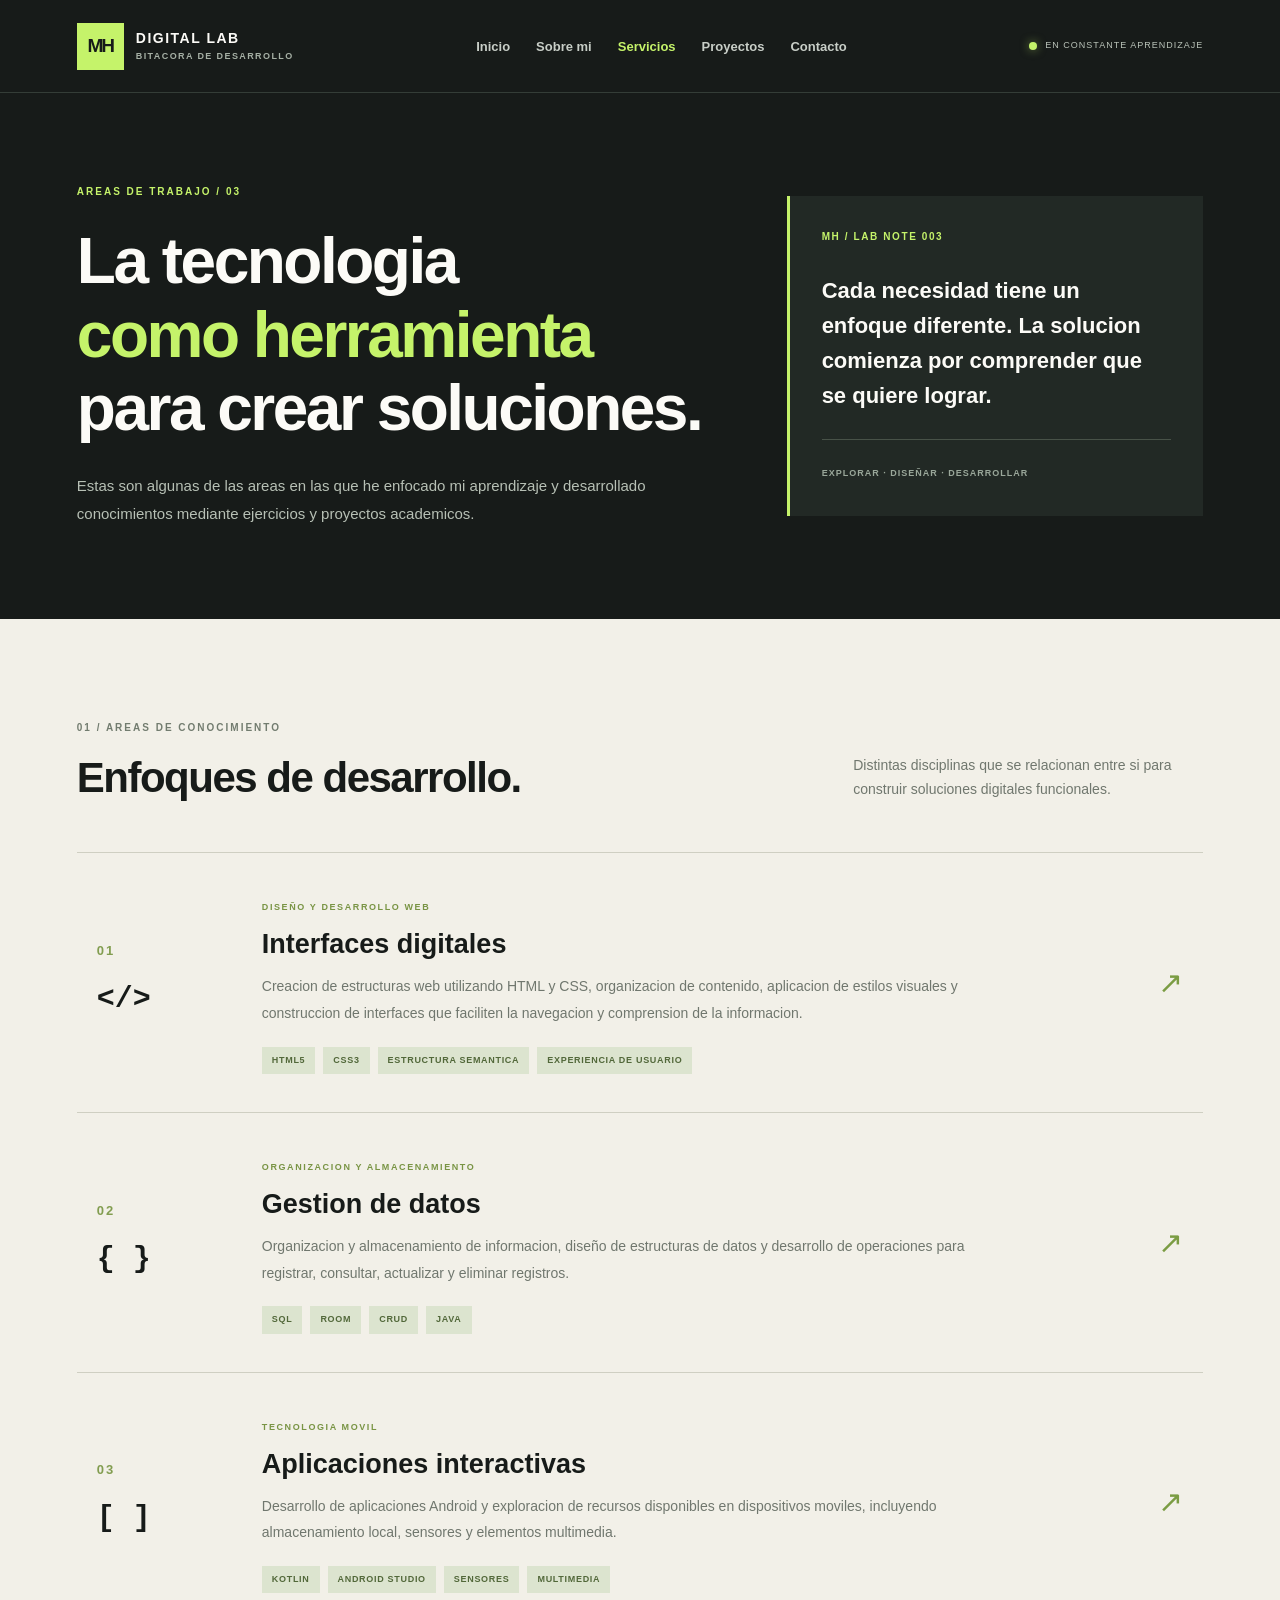
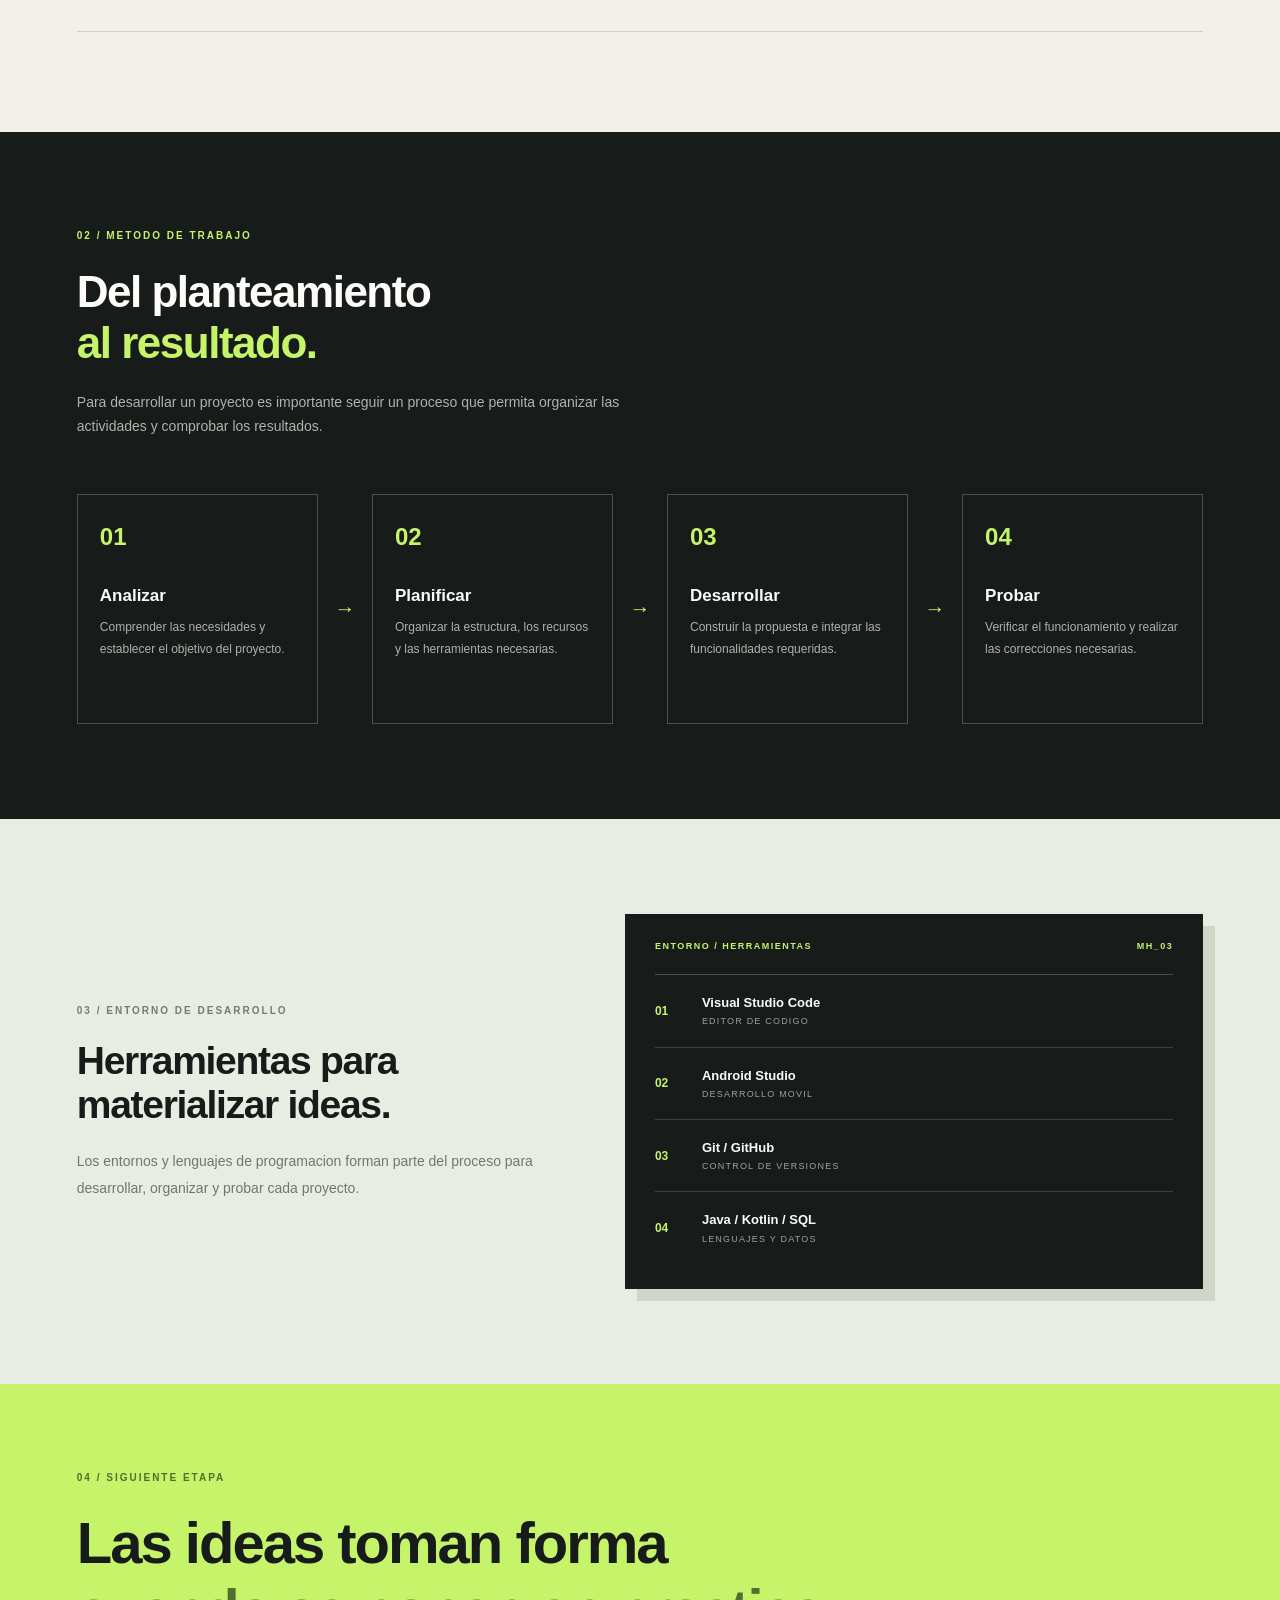
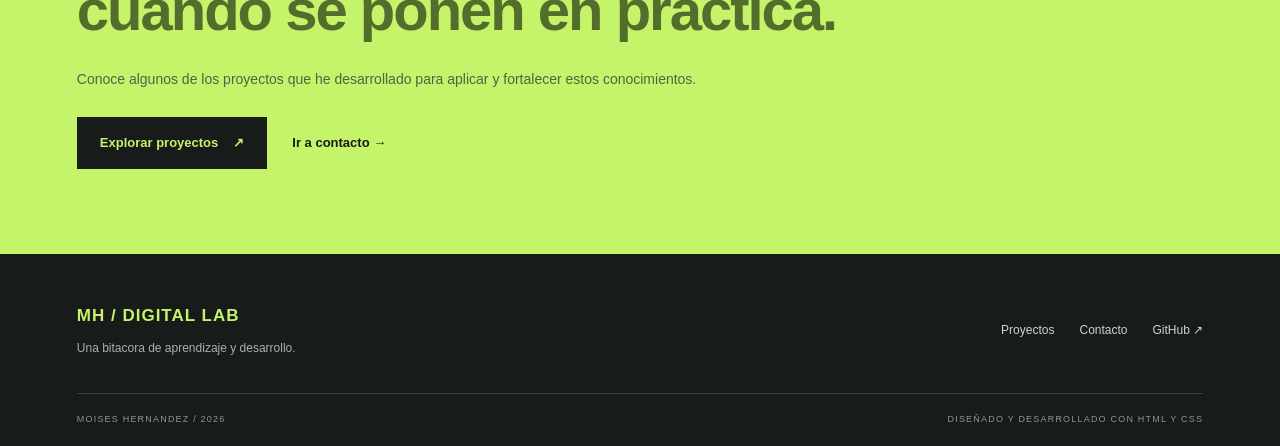
<file: servicios.html>
<!DOCTYPE html>
<html lang="es">

<head>
    <meta charset="UTF-8">
    <meta name="viewport" content="width=device-width, initial-scale=1.0">

    <meta name="description"
        content="Areas de trabajo y conocimientos de Moises Hernandez en desarrollo web, aplicaciones y gestion de datos.">

    <meta name="author" content="Moises Hernandez">

    <title>Servicios | MH Digital Lab</title>

    <link rel="stylesheet" href="CSS/estilos.css">
</head>

<body>

    <!-- ENCABEZADO -->
    <header class="site-header">

        <div class="wrap header-inner">

            <a href="index.html" id="brand" aria-label="MH Digital Lab, inicio">
                <span class="brand-mark">MH</span>

                <span class="brand-name">
                    DIGITAL LAB
                    <small>BITACORA DE DESARROLLO</small>
                </span>
            </a>
            <input
    type="checkbox"
    id="menu-toggle"
    class="menu-toggle-input"
    aria-label="Abrir o cerrar menú de navegación"
>

<label
    for="menu-toggle"
    class="menu-toggle-button"
    aria-hidden="true">
</label>

            <nav class="main-nav" aria-label="Navegacion principal">
                <ul>
                    <li><a href="index.html">Inicio</a></li>
                    <li><a href="sobre-mi.html">Sobre mi</a></li>
                    <li><a href="servicios.html" class="active">Servicios</a></li>
                    <li><a href="portafolio.html">Proyectos</a></li>
                    <li><a href="contacto.html">Contacto</a></li>
                </ul>
            </nav>

            <span class="header-status">
                <span class="status-dot"></span>
                EN CONSTANTE APRENDIZAJE
            </span>

        </div>

    </header>


    <!-- CONTENIDO PRINCIPAL -->
    <main id="contenido">


        <!-- PRESENTACION DE SERVICIOS -->
        <section class="services-hero">

            <div class="wrap services-hero-content">

                <div class="services-hero-text">

                    <p class="page-kicker">
                        AREAS DE TRABAJO / 03
                    </p>

                    <h1>
                        La tecnologia
                        <span>como herramienta</span>
                        para crear soluciones.
                    </h1>

                    <p>
                        Estas son algunas de las areas en las que he
                        enfocado mi aprendizaje y desarrollado
                        conocimientos mediante ejercicios y proyectos
                        academicos.
                    </p>

                </div>


                <div class="services-manifesto">

                    <span class="manifesto-index">MH / LAB NOTE 003</span>

                    <p>
                        Cada necesidad tiene un enfoque diferente.
                        La solucion comienza por comprender que se
                        quiere lograr.
                    </p>

                    <div class="manifesto-line"></div>

                    <span class="manifesto-bottom">
                        EXPLORAR · DISEÑAR · DESARROLLAR
                    </span>

                </div>

            </div>

        </section>


        <!-- CATALOGO DE AREAS -->
        <section class="services-catalog">

            <div class="wrap">

                <div class="services-heading">

                    <div>
                        <p class="section-index">
                            01 / AREAS DE CONOCIMIENTO
                        </p>

                        <h2>Enfoques de desarrollo.</h2>
                    </div>

                    <p>
                        Distintas disciplinas que se relacionan
                        entre si para construir soluciones
                        digitales funcionales.
                    </p>

                </div>


                <div class="service-list">


                    <!-- AREA 01 -->
                    <article class="service-row">

                        <div class="service-identity">

                            <span class="service-number">01</span>

                            <span class="service-symbol">&lt;/&gt;</span>

                        </div>

                        <div class="service-information">

                            <span class="service-category">
                                DISEÑO Y DESARROLLO WEB
                            </span>

                            <h3>Interfaces digitales</h3>

                            <p>
                                Creacion de estructuras web utilizando
                                HTML y CSS, organizacion de contenido,
                                aplicacion de estilos visuales y
                                construccion de interfaces que faciliten
                                la navegacion y comprension de la
                                informacion.
                            </p>

                            <div class="service-skills">
                                <span>HTML5</span>
                                <span>CSS3</span>
                                <span>ESTRUCTURA SEMANTICA</span>
                                <span>EXPERIENCIA DE USUARIO</span>
                            </div>

                        </div>

                        <div class="service-arrow" aria-hidden="true">
                            ↗
                        </div>

                    </article>


                    <!-- AREA 02 -->
                    <article class="service-row">

                        <div class="service-identity">

                            <span class="service-number">02</span>

                            <span class="service-symbol">{ }</span>

                        </div>

                        <div class="service-information">

                            <span class="service-category">
                                ORGANIZACION Y ALMACENAMIENTO
                            </span>

                            <h3>Gestion de datos</h3>

                            <p>
                                Organizacion y almacenamiento de
                                informacion, diseño de estructuras
                                de datos y desarrollo de operaciones
                                para registrar, consultar, actualizar
                                y eliminar registros.
                            </p>

                            <div class="service-skills">
                                <span>SQL</span>
                                <span>ROOM</span>
                                <span>CRUD</span>
                                <span>JAVA</span>
                            </div>

                        </div>

                        <div class="service-arrow" aria-hidden="true">
                            ↗
                        </div>

                    </article>


                    <!-- AREA 03 -->
                    <article class="service-row">

                        <div class="service-identity">

                            <span class="service-number">03</span>

                            <span class="service-symbol">[ ]</span>

                        </div>

                        <div class="service-information">

                            <span class="service-category">
                                TECNOLOGIA MOVIL
                            </span>

                            <h3>Aplicaciones interactivas</h3>

                            <p>
                                Desarrollo de aplicaciones Android
                                y exploracion de recursos disponibles
                                en dispositivos moviles, incluyendo
                                almacenamiento local, sensores y
                                elementos multimedia.
                            </p>

                            <div class="service-skills">
                                <span>KOTLIN</span>
                                <span>ANDROID STUDIO</span>
                                <span>SENSORES</span>
                                <span>MULTIMEDIA</span>
                            </div>

                        </div>

                        <div class="service-arrow" aria-hidden="true">
                            ↗
                        </div>

                    </article>


                </div>

            </div>

        </section>


        <!-- METODOLOGIA -->
        <section class="services-method">

            <div class="wrap">

                <div class="method-heading">

                    <p class="section-index">
                        02 / METODO DE TRABAJO
                    </p>

                    <h2>
                        Del planteamiento
                        <span>al resultado.</span>
                    </h2>

                    <p>
                        Para desarrollar un proyecto es importante
                        seguir un proceso que permita organizar
                        las actividades y comprobar los resultados.
                    </p>

                </div>


                <div class="method-flow">

                    <article class="flow-step">
                        <span class="flow-index">01</span>

                        <h3>Analizar</h3>

                        <p>
                            Comprender las necesidades y establecer
                            el objetivo del proyecto.
                        </p>
                    </article>


                    <div class="flow-connector" aria-hidden="true">
                        →
                    </div>


                    <article class="flow-step">
                        <span class="flow-index">02</span>

                        <h3>Planificar</h3>

                        <p>
                            Organizar la estructura, los recursos
                            y las herramientas necesarias.
                        </p>
                    </article>


                    <div class="flow-connector" aria-hidden="true">
                        →
                    </div>


                    <article class="flow-step">
                        <span class="flow-index">03</span>

                        <h3>Desarrollar</h3>

                        <p>
                            Construir la propuesta e integrar
                            las funcionalidades requeridas.
                        </p>
                    </article>


                    <div class="flow-connector" aria-hidden="true">
                        →
                    </div>


                    <article class="flow-step">
                        <span class="flow-index">04</span>

                        <h3>Probar</h3>

                        <p>
                            Verificar el funcionamiento y realizar
                            las correcciones necesarias.
                        </p>
                    </article>

                </div>

            </div>

        </section>


        <!-- HERRAMIENTAS -->
        <section class="services-tools">

            <div class="wrap services-tools-grid">

                <div>

                    <p class="section-index">
                        03 / ENTORNO DE DESARROLLO
                    </p>

                    <h2>
                        Herramientas para
                        materializar ideas.
                    </h2>

                    <p>
                        Los entornos y lenguajes de programacion
                        forman parte del proceso para desarrollar,
                        organizar y probar cada proyecto.
                    </p>

                </div>


                <div class="environment-panel">

                    <div class="environment-header">
                        <span>ENTORNO / HERRAMIENTAS</span>
                        <span>MH_03</span>
                    </div>

                    <div class="environment-item">
                        <span>01</span>
                        <strong>Visual Studio Code</strong>
                        <small>EDITOR DE CODIGO</small>
                    </div>

                    <div class="environment-item">
                        <span>02</span>
                        <strong>Android Studio</strong>
                        <small>DESARROLLO MOVIL</small>
                    </div>

                    <div class="environment-item">
                        <span>03</span>
                        <strong>Git / GitHub</strong>
                        <small>CONTROL DE VERSIONES</small>
                    </div>

                    <div class="environment-item">
                        <span>04</span>
                        <strong>Java / Kotlin / SQL</strong>
                        <small>LENGUAJES Y DATOS</small>
                    </div>

                </div>

            </div>

        </section>


        <!-- INVITACION A EXPLORAR -->
        <section class="services-closing">

            <div class="wrap services-closing-content">

                <p class="section-index">
                    04 / SIGUIENTE ETAPA
                </p>

                <h2>
                    Las ideas toman forma
                    <span>cuando se ponen en practica.</span>
                </h2>

                <p>
                    Conoce algunos de los proyectos que he desarrollado
                    para aplicar y fortalecer estos conocimientos.
                </p>

                <div class="closing-actions">

                    <a href="portafolio.html" class="btn btn-dark">
                        Explorar proyectos
                        <span aria-hidden="true">↗</span>
                    </a>

                    <a href="contacto.html" class="services-text-link">
                        Ir a contacto →
                    </a>

                </div>

            </div>

        </section>


    </main>


    <!-- PIE DE PAGINA -->
    <footer class="site-footer">

        <div class="wrap footer-content">

            <div>
                <a href="index.html" class="footer-brand">
                    MH / DIGITAL LAB
                </a>

                <p>
                    Una bitacora de aprendizaje y desarrollo.
                </p>
            </div>

            <div class="footer-links">

                <a href="portafolio.html">Proyectos</a>

                <a href="contacto.html">Contacto</a>

                <a href="https://github.com/juanjujustu99-crypto"
                   target="_blank"
                   rel="noopener noreferrer">
                    GitHub ↗
                </a>

            </div>

        </div>

        <div class="wrap footer-bottom">

            <span>MOISES HERNANDEZ / 2026</span>

            <span>DISEÑADO Y DESARROLLADO CON HTML Y CSS</span>

        </div>

    </footer>

</body>
</html>
</file>
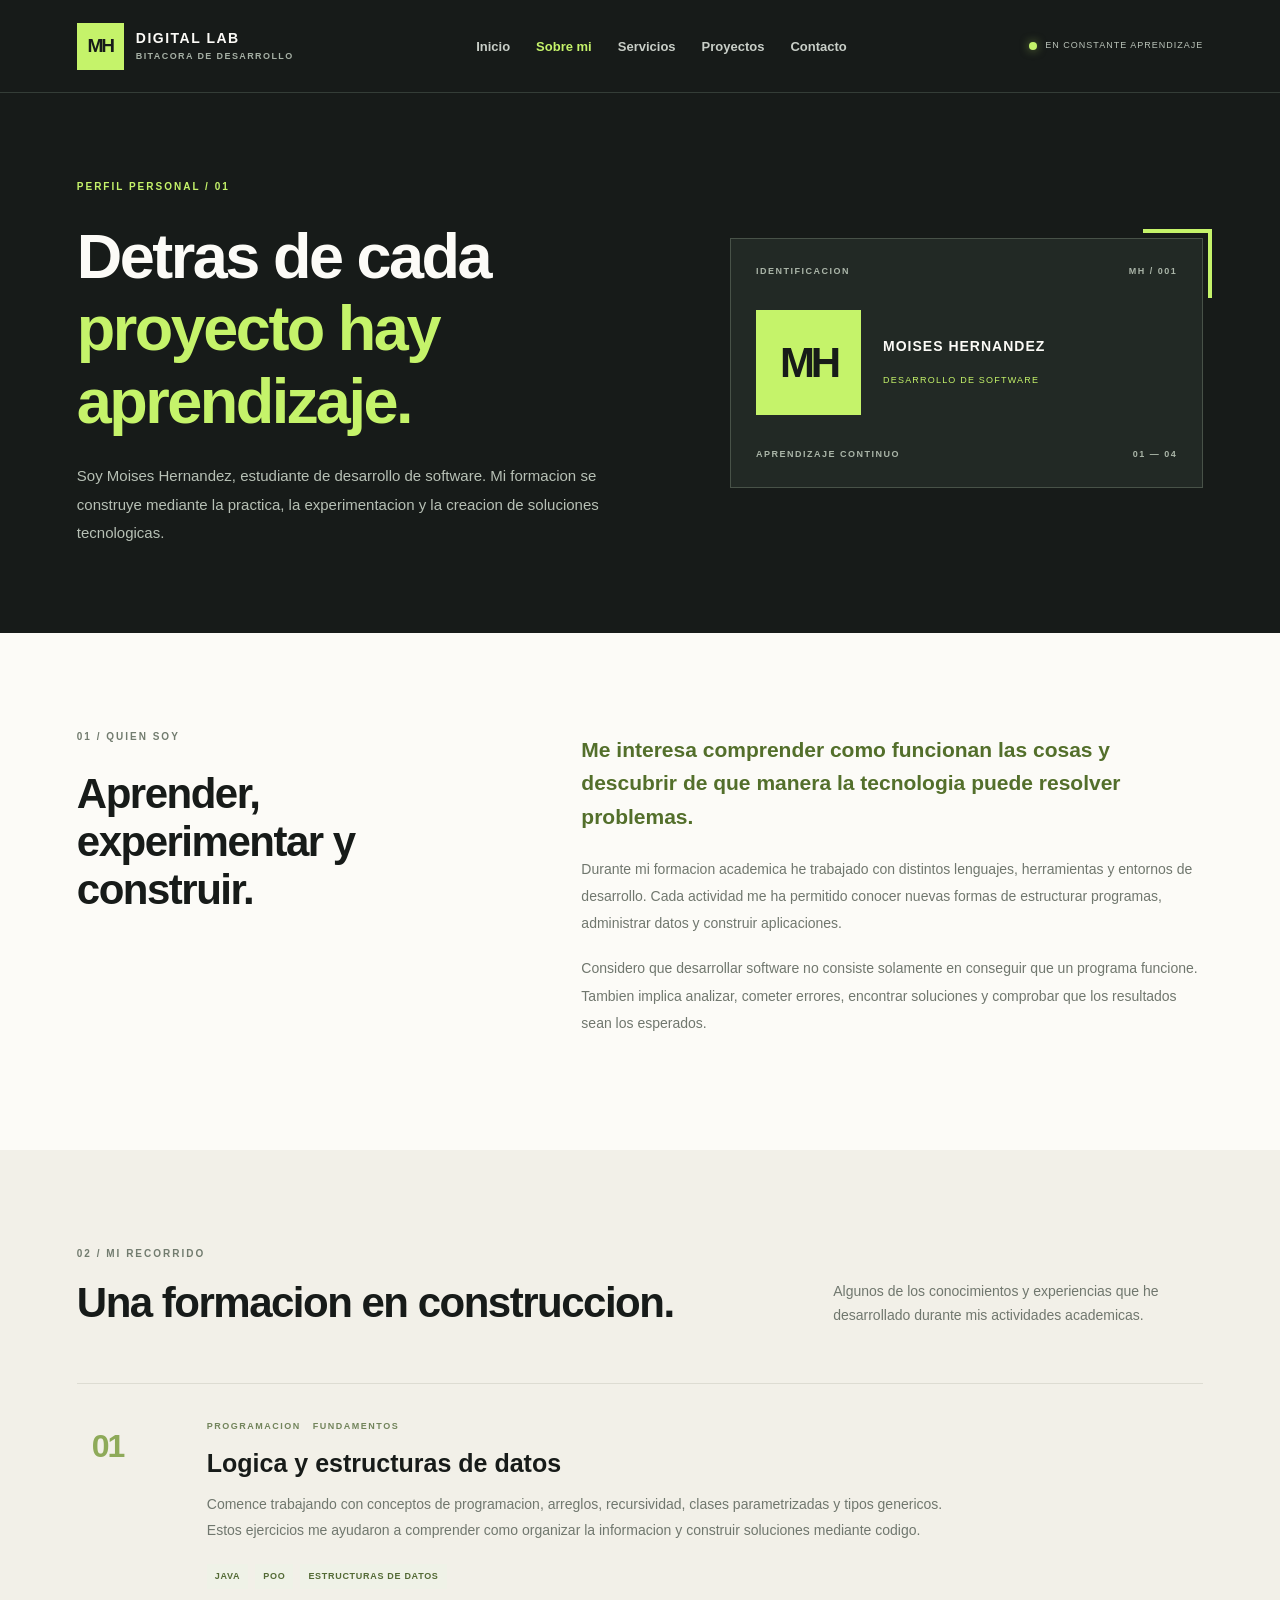
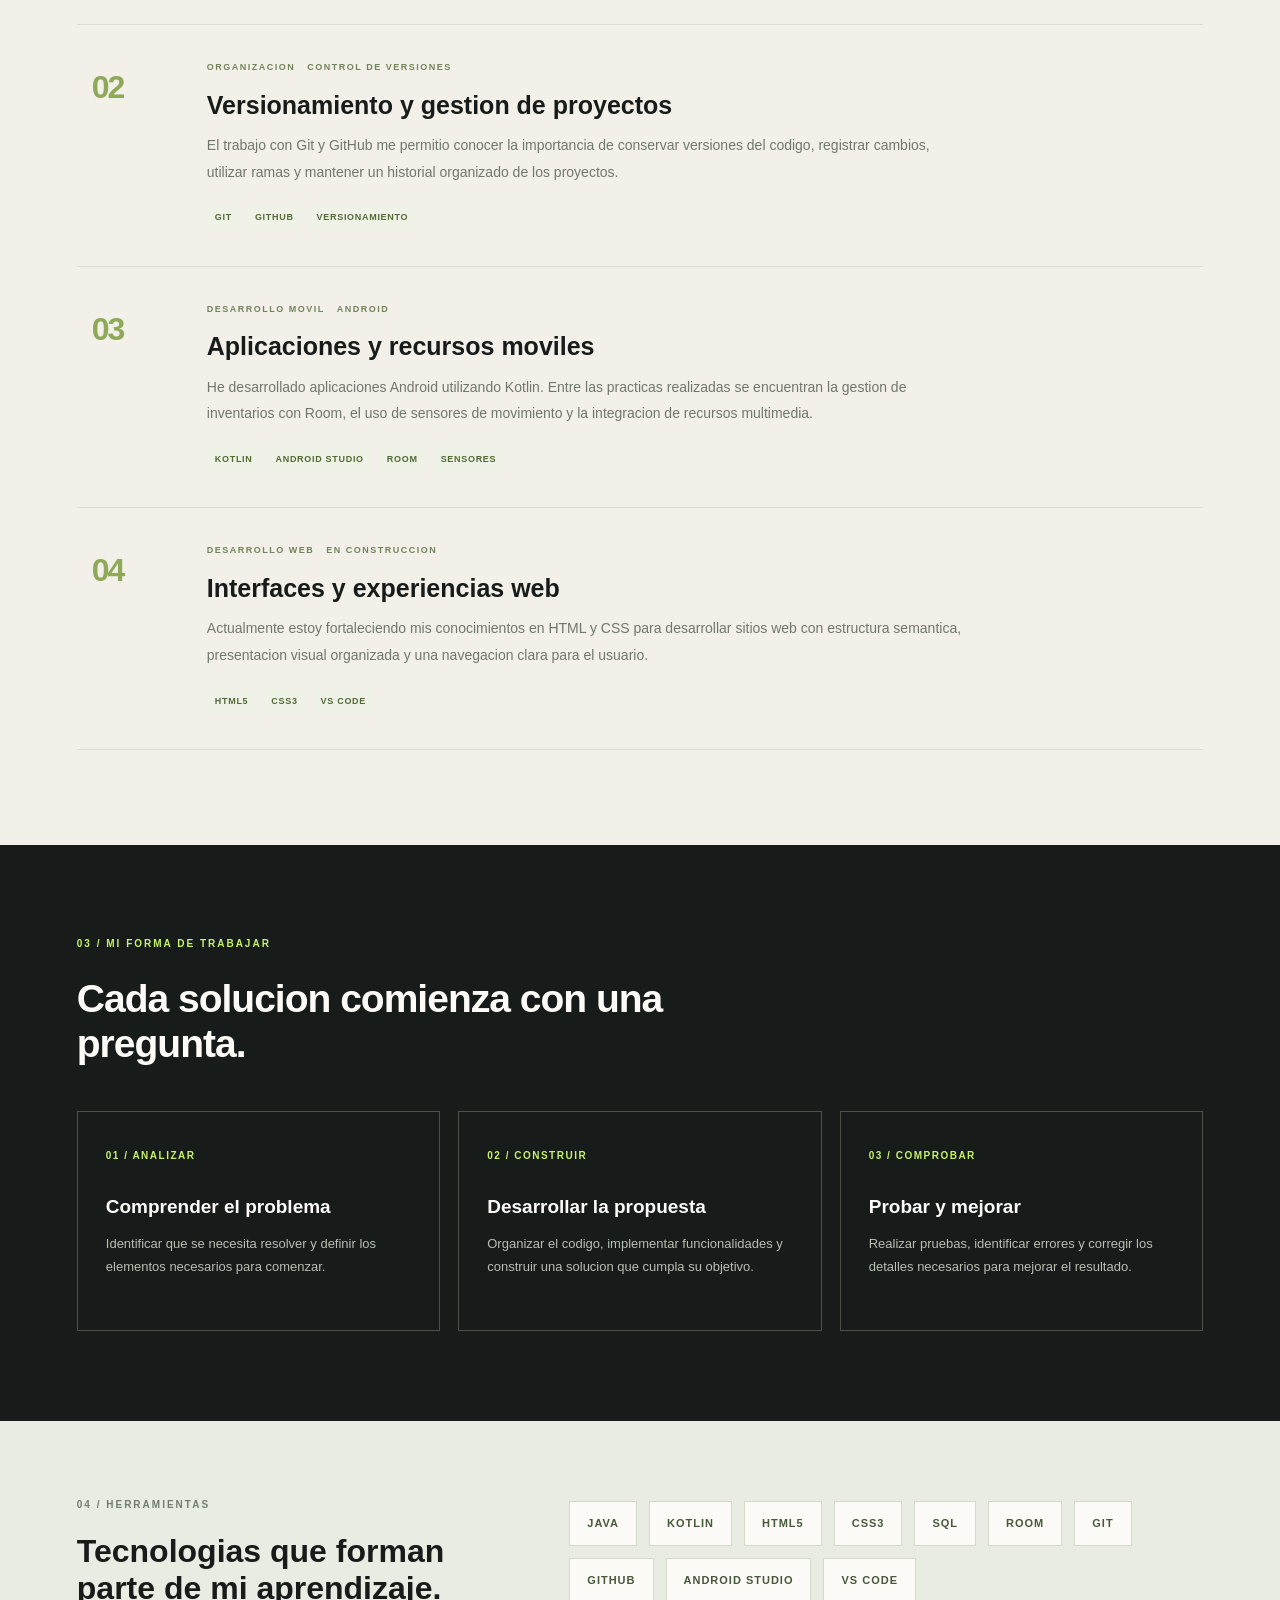
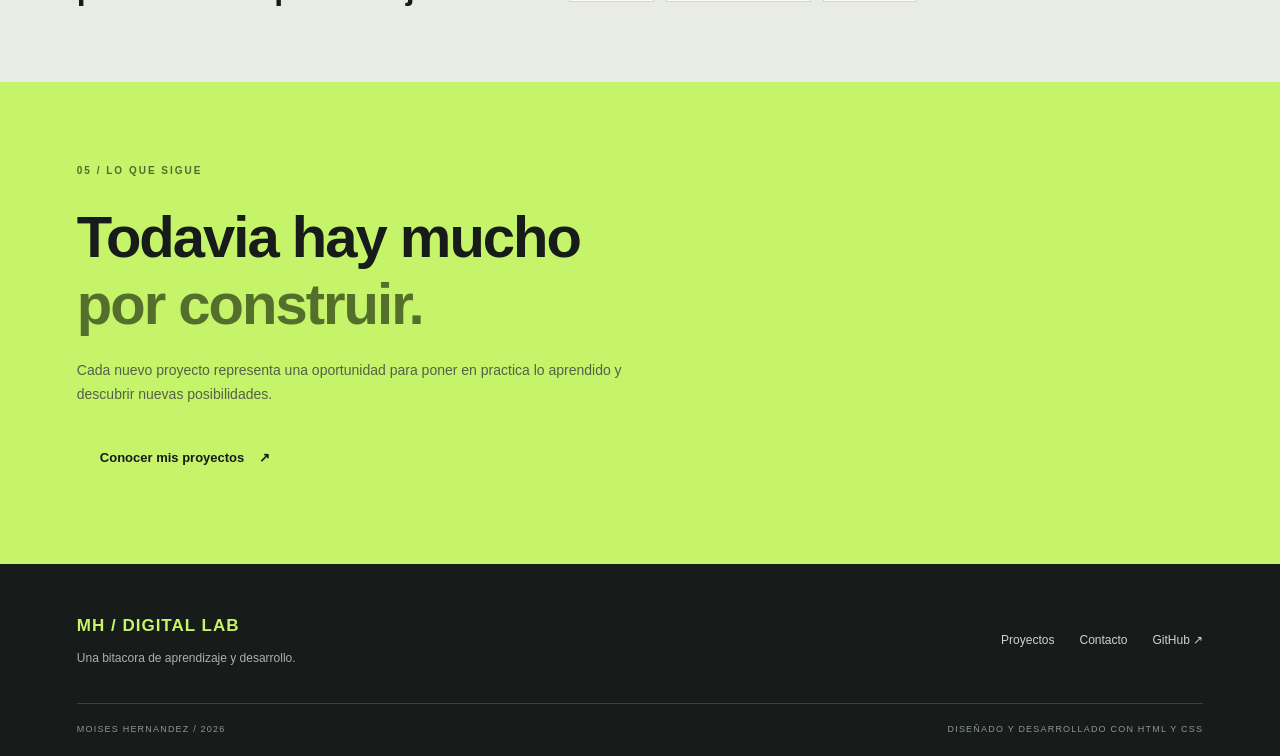
<file: sobre-mi.html>
<!DOCTYPE html>
<html lang="es">

<head>
    <meta charset="UTF-8">
    <meta name="viewport" content="width=device-width, initial-scale=1.0">

    <meta name="description"
        content="Conoce la trayectoria academica, intereses y proceso de aprendizaje de Moises Hernandez.">

    <meta name="author" content="Moises Hernandez">

    <title>Sobre mi | MH Digital Lab</title>

    <link rel="stylesheet" href="CSS/estilos.css">
</head>

<body>

    <!-- ENCABEZADO -->
    <header class="site-header">

        <div class="wrap header-inner">

            <a href="index.html" id="brand" aria-label="MH Digital Lab, inicio">
                <span class="brand-mark">MH</span>

                <span class="brand-name">
                    DIGITAL LAB
                    <small>BITACORA DE DESARROLLO</small>
                </span>
            </a>
            <input
    type="checkbox"
    id="menu-toggle"
    class="menu-toggle-input"
    aria-label="Abrir o cerrar menú de navegación"
>

<label
    for="menu-toggle"
    class="menu-toggle-button"
    aria-hidden="true">
</label>

            <nav class="main-nav" aria-label="Navegacion principal">
                <ul>
                    <li><a href="index.html">Inicio</a></li>
                    <li><a href="sobre-mi.html" class="active">Sobre mi</a></li>
                    <li><a href="servicios.html">Servicios</a></li>
                    <li><a href="portafolio.html">Proyectos</a></li>
                    <li><a href="contacto.html">Contacto</a></li>
                </ul>
            </nav>

            <span class="header-status">
                <span class="status-dot"></span>
                EN CONSTANTE APRENDIZAJE
            </span>

        </div>

    </header>


    <!-- CONTENIDO PRINCIPAL -->
    <main id="contenido">


        <!-- PRESENTACION DE PERFIL -->
        <section class="page-hero">

            <div class="wrap page-hero-grid">

                <div class="page-hero-copy">

                    <p class="page-kicker">
                        PERFIL PERSONAL / 01
                    </p>

                    <h1>
                        Detras de cada
                        <span>proyecto hay aprendizaje.</span>
                    </h1>

                    <p class="page-lead">
                        Soy Moises Hernandez, estudiante de desarrollo
                        de software. Mi formacion se construye mediante
                        la practica, la experimentacion y la creacion
                        de soluciones tecnologicas.
                    </p>

                </div>


                <!-- IDENTIDAD PERSONAL -->
                <div class="profile-stamp">

                    <div class="stamp-top">
                        <span>IDENTIFICACION</span>
                        <span>MH / 001</span>
                    </div>

                    <div class="stamp-main">
                        <span class="stamp-initials">MH</span>

                        <div>
                            <p>MOISES HERNANDEZ</p>
                            <span>DESARROLLO DE SOFTWARE</span>
                        </div>
                    </div>

                    <div class="stamp-bottom">
                        <span>APRENDIZAJE CONTINUO</span>
                        <span>01 — 04</span>
                    </div>

                </div>

            </div>

        </section>


        <!-- PRESENTACION PERSONAL -->
        <section class="about-introduction">

            <div class="wrap about-intro-grid">

                <div class="about-side">

                    <p class="section-index">
                        01 / QUIEN SOY
                    </p>

                    <h2>
                        Aprender,
                        experimentar
                        y construir.
                    </h2>

                </div>

                <div class="about-description">

                    <p class="about-highlight">
                        Me interesa comprender como funcionan
                        las cosas y descubrir de que manera la
                        tecnologia puede resolver problemas.
                    </p>

                    <p>
                        Durante mi formacion academica he trabajado
                        con distintos lenguajes, herramientas y
                        entornos de desarrollo. Cada actividad me
                        ha permitido conocer nuevas formas de
                        estructurar programas, administrar datos
                        y construir aplicaciones.
                    </p>

                    <p>
                        Considero que desarrollar software no consiste
                        solamente en conseguir que un programa
                        funcione. Tambien implica analizar, cometer
                        errores, encontrar soluciones y comprobar
                        que los resultados sean los esperados.
                    </p>

                </div>

            </div>

        </section>


        <!-- EVOLUCION ACADEMICA -->
        <section class="learning-section">

            <div class="wrap">

                <div class="section-heading">

                    <div>
                        <p class="section-index">
                            02 / MI RECORRIDO
                        </p>

                        <h2>Una formacion en construccion.</h2>
                    </div>

                    <p class="heading-description">
                        Algunos de los conocimientos y experiencias
                        que he desarrollado durante mis actividades
                        academicas.
                    </p>

                </div>


                <!-- LINEA DE EVOLUCION -->
                <div class="learning-path">


                    <article class="path-item">

                        <div class="path-number">
                            01
                        </div>

                        <div class="path-content">

                            <div class="path-meta">
                                <span>PROGRAMACION</span>
                                <span>FUNDAMENTOS</span>
                            </div>

                            <h3>Logica y estructuras de datos</h3>

                            <p>
                                Comence trabajando con conceptos de
                                programacion, arreglos, recursividad,
                                clases parametrizadas y tipos genericos.
                                Estos ejercicios me ayudaron a comprender
                                como organizar la informacion y construir
                                soluciones mediante codigo.
                            </p>

                            <div class="card-tags">
                                <span>JAVA</span>
                                <span>POO</span>
                                <span>ESTRUCTURAS DE DATOS</span>
                            </div>

                        </div>

                    </article>


                    <article class="path-item">

                        <div class="path-number">
                            02
                        </div>

                        <div class="path-content">

                            <div class="path-meta">
                                <span>ORGANIZACION</span>
                                <span>CONTROL DE VERSIONES</span>
                            </div>

                            <h3>Versionamiento y gestion de proyectos</h3>

                            <p>
                                El trabajo con Git y GitHub me permitio
                                conocer la importancia de conservar
                                versiones del codigo, registrar cambios,
                                utilizar ramas y mantener un historial
                                organizado de los proyectos.
                            </p>

                            <div class="card-tags">
                                <span>GIT</span>
                                <span>GITHUB</span>
                                <span>VERSIONAMIENTO</span>
                            </div>

                        </div>

                    </article>


                    <article class="path-item">

                        <div class="path-number">
                            03
                        </div>

                        <div class="path-content">

                            <div class="path-meta">
                                <span>DESARROLLO MOVIL</span>
                                <span>ANDROID</span>
                            </div>

                            <h3>Aplicaciones y recursos moviles</h3>

                            <p>
                                He desarrollado aplicaciones Android
                                utilizando Kotlin. Entre las practicas
                                realizadas se encuentran la gestion
                                de inventarios con Room, el uso de
                                sensores de movimiento y la integracion
                                de recursos multimedia.
                            </p>

                            <div class="card-tags">
                                <span>KOTLIN</span>
                                <span>ANDROID STUDIO</span>
                                <span>ROOM</span>
                                <span>SENSORES</span>
                            </div>

                        </div>

                    </article>


                    <article class="path-item">

                        <div class="path-number">
                            04
                        </div>

                        <div class="path-content">

                            <div class="path-meta">
                                <span>DESARROLLO WEB</span>
                                <span>EN CONSTRUCCION</span>
                            </div>

                            <h3>Interfaces y experiencias web</h3>

                            <p>
                                Actualmente estoy fortaleciendo mis
                                conocimientos en HTML y CSS para
                                desarrollar sitios web con estructura
                                semantica, presentacion visual organizada
                                y una navegacion clara para el usuario.
                            </p>

                            <div class="card-tags">
                                <span>HTML5</span>
                                <span>CSS3</span>
                                <span>VS CODE</span>
                            </div>

                        </div>

                    </article>


                </div>

            </div>

        </section>


        <!-- FORMA DE TRABAJO -->
        <section class="work-method">

            <div class="wrap">

                <p class="section-index">
                    03 / MI FORMA DE TRABAJAR
                </p>

                <h2>
                    Cada solucion comienza
                    con una pregunta.
                </h2>


                <div class="method-grid">

                    <article class="method-card">

                        <span>01 / ANALIZAR</span>

                        <h3>Comprender el problema</h3>

                        <p>
                            Identificar que se necesita resolver
                            y definir los elementos necesarios
                            para comenzar.
                        </p>

                    </article>


                    <article class="method-card">

                        <span>02 / CONSTRUIR</span>

                        <h3>Desarrollar la propuesta</h3>

                        <p>
                            Organizar el codigo, implementar
                            funcionalidades y construir una
                            solucion que cumpla su objetivo.
                        </p>

                    </article>


                    <article class="method-card">

                        <span>03 / COMPROBAR</span>

                        <h3>Probar y mejorar</h3>

                        <p>
                            Realizar pruebas, identificar errores
                            y corregir los detalles necesarios
                            para mejorar el resultado.
                        </p>

                    </article>

                </div>

            </div>

        </section>


        <!-- HERRAMIENTAS -->
        <section class="tools-section">

            <div class="wrap tools-content">

                <div>
                    <p class="section-index">
                        04 / HERRAMIENTAS
                    </p>

                    <h2>
                        Tecnologias que forman
                        parte de mi aprendizaje.
                    </h2>
                </div>

                <div class="tools-list">

                    <span>JAVA</span>
                    <span>KOTLIN</span>
                    <span>HTML5</span>
                    <span>CSS3</span>
                    <span>SQL</span>
                    <span>ROOM</span>
                    <span>GIT</span>
                    <span>GITHUB</span>
                    <span>ANDROID STUDIO</span>
                    <span>VS CODE</span>

                </div>

            </div>

        </section>


        <!-- CONTINUACION -->
        <section class="about-closing">

            <div class="wrap about-closing-content">

                <p class="section-index">
                    05 / LO QUE SIGUE
                </p>

                <h2>
                    Todavia hay mucho
                    <span>por construir.</span>
                </h2>

                <p>
                    Cada nuevo proyecto representa una oportunidad
                    para poner en practica lo aprendido y descubrir
                    nuevas posibilidades.
                </p>

                <a href="portafolio.html" class="btn btn-primary">
                    Conocer mis proyectos
                    <span aria-hidden="true">↗</span>
                </a>

            </div>

        </section>

    </main>


    <!-- PIE DE PAGINA -->
    <footer class="site-footer">

        <div class="wrap footer-content">

            <div>
                <a href="index.html" class="footer-brand">
                    MH / DIGITAL LAB
                </a>

                <p>
                    Una bitacora de aprendizaje y desarrollo.
                </p>
            </div>

            <div class="footer-links">

                <a href="portafolio.html">Proyectos</a>

                <a href="contacto.html">Contacto</a>

                <a href="https://github.com/juanjujustu99-crypto"
                   target="_blank"
                   rel="noopener noreferrer">
                    GitHub ↗
                </a>

            </div>

        </div>

        <div class="wrap footer-bottom">

            <span>MOISES HERNANDEZ / 2026</span>

            <span>DISEÑADO Y DESARROLLADO CON HTML Y CSS</span>

        </div>

    </footer>

</body>
</html>
</file>
<file: CSS/estilos.css>
/* ==================================================
   MH / DIGITAL LAB
   Identidad visual y hoja de estilos principal
   Autor: Moises Hernandez
================================================== */


/* 01. VARIABLES Y CONFIGURACION GENERAL
-------------------------------------------------- */

:root {
    --grafito: #171B19;
    --grafito-claro: #222925;
    --grafito-suave: #303A33;

    --marfil: #F2F0E8;
    --blanco: #FCFBF7;

    --lima: #C5F36A;
    --naranja: #E79564;

    --texto: #202820;
    --texto-secundario: #70776E;
    --borde: #DDDCD2;

    --ancho-maximo: 1180px;
}

* {
    margin: 0;
    padding: 0;
    box-sizing: border-box;
}

html {
    scroll-behavior: smooth;
}

body {
    font-family: "Segoe UI", Arial, sans-serif;
    background-color: var(--marfil);
    color: var(--texto);
    font-size: 16px;
    line-height: 1.7;
}

.wrap {
    width: 88%;
    max-width: var(--ancho-maximo);
    margin: 0 auto;
}

a {
    color: inherit;
    text-decoration: none;
}

ul {
    list-style: none;
}

img {
    max-width: 100%;
    display: block;
}

h1, h2, h3 {
    line-height: 1.15;
    font-weight: 750;
}


/* 02. ENCABEZADO Y MARCA PERSONAL
-------------------------------------------------- */

.site-header {
    background-color: var(--grafito);
    color: var(--blanco);
    border-bottom: 1px solid #343D37;
}

.header-inner {
    min-height: 92px;
    display: flex;
    align-items: center;
    justify-content: space-between;
    gap: 30px;
}

/* Identidad MH */

#brand {
    display: flex;
    align-items: center;
    gap: 12px;
    flex-shrink: 0;
}

.brand-mark {
    width: 47px;
    height: 47px;
    display: grid;
    place-items: center;
    background-color: var(--lima);
    color: var(--grafito);
    font-weight: 900;
    font-size: 19px;
    letter-spacing: -2px;
}

.brand-name {
    font-size: 14px;
    font-weight: 800;
    letter-spacing: 1.5px;
    line-height: 1.3;
}

.brand-name small {
    display: block;
    color: #A6B0A5;
    font-size: 9px;
    letter-spacing: 1.4px;
    margin-top: 4px;
}

/* Navegacion */

.main-nav ul {
    display: flex;
    flex-wrap: wrap;
    gap: 26px;
}

.main-nav a {
    color: #C8CEC7;
    font-size: 13px;
    font-weight: 600;
    transition: color 0.25s ease;
}

.main-nav a:hover,
.main-nav a.active {
    color: var(--lima);
}

.header-status {
    color: #BAC3B9;
    font-size: 9px;
    letter-spacing: 1px;
    display: flex;
    align-items: center;
    gap: 8px;
    white-space: nowrap;
}

.status-dot {
    width: 8px;
    height: 8px;
    border-radius: 50%;
    background-color: var(--lima);
    box-shadow: 0 0 10px rgba(197, 243, 106, 0.5);
}


/* 03. PRESENTACION PRINCIPAL
-------------------------------------------------- */

.hero {
    padding: 100px 0 110px;
    overflow: hidden;
}

.hero-grid {
    display: grid;
    grid-template-columns: 1.08fr 0.92fr;
    align-items: center;
    gap: 75px;
}

.eyebrow,
.section-index {
    display: flex;
    align-items: center;
    gap: 12px;
    color: #727C6F;
    font-size: 10px;
    font-weight: 800;
    letter-spacing: 2px;
}

.eyebrow {
    margin-bottom: 28px;
}

.eyebrow-line {
    width: 30px;
    height: 2px;
    background-color: #8BAB46;
}

.hero-copy h1 {
    color: var(--grafito);
    font-size: clamp(48px, 5.4vw, 72px);
    letter-spacing: -3.5px;
    max-width: 620px;
    margin-bottom: 28px;
}

.hero-copy h1 span {
    display: block;
    color: #789C39;
}

.hero-description {
    max-width: 520px;
    color: var(--texto-secundario);
    font-size: 16px;
    line-height: 1.9;
}

.hero-actions {
    display: flex;
    flex-wrap: wrap;
    align-items: center;
    gap: 15px;
    margin-top: 35px;
}

/* Botones generales */

.btn {
    display: inline-flex;
    align-items: center;
    justify-content: center;
    gap: 15px;
    padding: 14px 22px;
    font-size: 13px;
    font-weight: 750;
    transition: all 0.25s ease;
}

.btn-primary {
    background-color: var(--lima);
    color: var(--grafito);
    border: 1px solid var(--lima);
}

.btn-primary:hover {
    background-color: var(--grafito);
    color: var(--lima);
    transform: translateY(-3px);
    box-shadow: 0 9px 20px rgba(23, 27, 25, 0.15);
}

.btn-secondary {
    border: 1px solid #B8BBAE;
    color: var(--grafito);
}

.btn-secondary:hover {
    background-color: var(--grafito);
    border-color: var(--grafito);
    color: var(--blanco);
    transform: translateY(-3px);
}

.btn-dark {
    background-color: var(--grafito);
    color: var(--lima);
    border: 1px solid var(--grafito);
}

.btn-dark:hover {
    background-color: var(--lima);
    border-color: var(--lima);
    color: var(--grafito);
    transform: translateY(-3px);
}

.hero-note {
    margin-top: 42px;
    color: #858C80;
    font-size: 10px;
    font-weight: 750;
    letter-spacing: 1.3px;
}

.note-symbol {
    color: #83A641;
    font-size: 17px;
    margin-right: 7px;
}


/* 04. PANEL VISUAL TIPO TERMINAL
-------------------------------------------------- */

.lab-panel {
    background-color: var(--grafito);
    color: var(--blanco);
    box-shadow: 18px 20px 0 #D6D7CA;
    border: 1px solid #303A33;
    transform: rotate(1deg);
}

/* Barra superior del panel */

.panel-top {
    height: 47px;
    padding: 0 19px;
    display: flex;
    align-items: center;
    justify-content: space-between;
    gap: 12px;
    color: #9BA99B;
    border-bottom: 1px solid #39433B;
    font-size: 9px;
    letter-spacing: 1.5px;
}

.window-controls {
    display: flex;
    gap: 6px;
}

.window-controls span {
    width: 8px;
    height: 8px;
    border-radius: 50%;
    background-color: #7F8A7F;
}

.window-controls span:first-child {
    background-color: var(--naranja);
}

.window-controls span:nth-child(2) {
    background-color: var(--lima);
}

/* Contenido interno */

.panel-content {
    padding: 30px 32px;
}

.terminal-label {
    color: var(--lima);
    font-size: 9px;
    letter-spacing: 2px;
    font-weight: 800;
    margin-bottom: 20px;
}

.panel-content h2 {
    color: var(--blanco);
    font-size: 29px;
    line-height: 1.4;
}

.panel-content h2 span {
    color: var(--lima);
    display: block;
}

.terminal-divider {
    width: 100%;
    height: 1px;
    background-color: #3A443D;
    margin: 24px 0;
}

.terminal-data {
    display: grid;
    gap: 15px;
}

.terminal-data p {
    display: flex;
    flex-direction: column;
    gap: 2px;
    margin: 0;
}

.terminal-data span {
    color: #9AA79A;
    font-size: 9px;
    letter-spacing: 1.4px;
}

.terminal-data strong {
    color: #EDF0E9;
    font-size: 12px;
    font-weight: 600;
}

.code-preview {
    margin-top: 27px;
    padding: 15px;
    background-color: #202923;
    border-left: 3px solid var(--lima);
}

.code-preview p {
    color: #DEE7D9;
    font-family: Consolas, monospace;
    font-size: 11px;
    line-height: 1.8;
    margin: 0;
}

.code-number {
    color: #889886;
    margin-right: 9px;
}

/* Tecnologias del panel */

.panel-bottom {
    padding: 17px 25px;
    border-top: 1px solid #39433B;
}

.panel-bottom > span {
    display: block;
    color: #91A092;
    font-size: 9px;
    letter-spacing: 1.3px;
    margin-bottom: 12px;
}

.technology-tags {
    display: flex;
    flex-wrap: wrap;
    gap: 8px;
}

.technology-tags span {
    color: var(--grafito);
    background-color: var(--lima);
    padding: 5px 9px;
    font-size: 9px;
    font-weight: 900;
    letter-spacing: 1px;
}


/* 05. DECLARACION PERSONAL
-------------------------------------------------- */

.statement {
    background-color: var(--grafito);
    color: var(--blanco);
    padding: 85px 0;
}

.statement .section-index {
    color: var(--lima);
    margin-bottom: 35px;
}

.statement h2 {
    max-width: 970px;
    font-size: clamp(34px, 4.5vw, 56px);
    letter-spacing: -1.8px;
    line-height: 1.25;
}

.statement h2 span {
    color: var(--lima);
}

.statement-content > p:last-child {
    color: #B7C0B5;
    max-width: 620px;
    margin-top: 25px;
    font-size: 15px;
}


/* 06. AREAS DE EXPLORACION
-------------------------------------------------- */

.interests {
    padding: 100px 0;
    background-color: var(--marfil);
}

.section-heading {
    display: flex;
    justify-content: space-between;
    align-items: end;
    gap: 35px;
    margin-bottom: 45px;
}

.section-heading .section-index {
    margin-bottom: 17px;
}

.section-heading h2 {
    color: var(--grafito);
    font-size: 42px;
    letter-spacing: -1.5px;
}

.heading-description {
    max-width: 370px;
    color: var(--texto-secundario);
    font-size: 14px;
    margin: 0;
}

/* Tarjetas */

.interest-grid {
    display: grid;
    grid-template-columns: repeat(3, 1fr);
    gap: 18px;
}

.interest-card {
    min-height: 310px;
    background-color: var(--blanco);
    border: 1px solid var(--borde);
    padding: 28px;
    transition: all 0.3s ease;
}

.interest-card:hover {
    transform: translateY(-7px);
    border-color: #93B64D;
    box-shadow: 0 15px 30px rgba(23, 27, 25, 0.08);
}

.card-top {
    display: flex;
    justify-content: space-between;
    align-items: center;
    margin-bottom: 38px;
}

.card-top > span:first-child {
    color: #849074;
    font-size: 11px;
    font-weight: 800;
    letter-spacing: 1.5px;
}

.card-symbol {
    color: #72923D;
    font-family: Consolas, monospace;
    font-size: 23px;
    font-weight: bold;
}

.interest-card h3 {
    color: var(--grafito);
    font-size: 21px;
    margin-bottom: 14px;
}

.interest-card p {
    color: var(--texto-secundario);
    font-size: 13px;
    line-height: 1.8;
    margin-bottom: 25px;
}

.card-tags {
    display: flex;
    flex-wrap: wrap;
    gap: 7px;
}

.card-tags span {
    padding: 5px 8px;
    background-color: #EFF2E7;
    color: #536A35;
    font-size: 9px;
    font-weight: 800;
    letter-spacing: 0.7px;
}


/* 07. CIERRE Y LLAMADA A LA ACCION
-------------------------------------------------- */

.closing {
    padding: 85px 0;
    background-color: var(--lima);
}

.closing .section-index {
    color: #526B2D;
    margin-bottom: 25px;
}

.closing h2 {
    max-width: 750px;
    color: var(--grafito);
    font-size: clamp(38px, 5vw, 60px);
    letter-spacing: -2px;
}

.closing h2 span {
    display: block;
    color: #536F2B;
}

.closing-content > p:not(.section-index) {
    color: #536247;
    font-size: 15px;
    margin: 22px 0 30px;
}

.closing .btn {
    margin-top: 5px;
}


/* 08. PIE DE PAGINA
-------------------------------------------------- */

.site-footer {
    padding-top: 48px;
    background-color: var(--grafito);
    color: var(--blanco);
}

.footer-content {
    display: flex;
    justify-content: space-between;
    align-items: center;
    gap: 25px;
    padding-bottom: 35px;
}

.footer-brand {
    color: var(--lima);
    font-size: 17px;
    font-weight: 900;
    letter-spacing: 1px;
}

.footer-content p {
    color: #A8B2A7;
    font-size: 12px;
    margin-top: 7px;
}

.footer-links {
    display: flex;
    flex-wrap: wrap;
    gap: 25px;
}

.footer-links a {
    color: #CFD4CB;
    font-size: 12px;
    transition: color 0.25s ease;
}

.footer-links a:hover {
    color: var(--lima);
}

.footer-bottom {
    padding: 18px 0;
    display: flex;
    justify-content: space-between;
    gap: 15px;
    border-top: 1px solid #39433B;
    color: #8D998C;
    font-size: 9px;
    letter-spacing: 1.2px;
}


/* 09. ACCESIBILIDAD
-------------------------------------------------- */

a:focus-visible {
    outline: 3px solid #769D37;
    outline-offset: 5px;
}

@media (prefers-reduced-motion: reduce) {

    html {
        scroll-behavior: auto;
    }

    *,
    *::before,
    *::after {
        transition-duration: 0.01ms !important;
        animation-duration: 0.01ms !important;
    }

}


/* 10. ADAPTACION A TABLET
-------------------------------------------------- */

@media (max-width: 1000px) {

    .header-inner {
        flex-wrap: wrap;
        justify-content: center;
        padding: 18px 0;
    }

    .main-nav ul {
        justify-content: center;
        gap: 16px;
    }

    .header-status {
        display: none;
    }

    .hero-grid {
        gap: 40px;
    }

    .interest-grid {
        grid-template-columns: repeat(2, 1fr);
    }

}


/* 11. ADAPTACION A MOVILES
-------------------------------------------------- */

@media (max-width: 700px) {

    .wrap {
        width: 91%;
    }

    .header-inner {
        gap: 18px;
    }

    .main-nav ul {
        gap: 12px 18px;
    }

    .main-nav a {
        font-size: 12px;
    }

    .hero {
        padding: 70px 0 85px;
    }

    .hero-grid {
        grid-template-columns: 1fr;
        gap: 55px;
    }

    .hero-copy h1 {
        font-size: 48px;
        letter-spacing: -2px;
    }

    .lab-panel {
        max-width: 500px;
        width: 100%;
        margin: 0 auto;
    }

    .statement {
        padding: 65px 0;
    }

    .interests {
        padding: 70px 0;
    }

    .section-heading {
        flex-direction: column;
        align-items: start;
    }

    .section-heading h2 {
        font-size: 35px;
    }

    .interest-grid {
        grid-template-columns: 1fr;
    }

    .interest-card {
        min-height: auto;
    }

    .closing {
        padding: 65px 0;
    }

    .footer-content,
    .footer-bottom {
        flex-direction: column;
        align-items: flex-start;
    }

}

/* ==================================================
   MH / DIGITAL LAB
   PAGINA: SOBRE MI
================================================== */


/* 12. ENCABEZADO INTERIOR
-------------------------------------------------- */

.page-hero {
    background-color: var(--grafito);
    color: var(--blanco);
    padding: 85px 0;
    overflow: hidden;
}

.page-hero-grid {
    display: grid;
    grid-template-columns: 1.1fr 0.9fr;
    align-items: center;
    gap: 75px;
}

.page-kicker {
    color: var(--lima);
    font-size: 10px;
    font-weight: 800;
    letter-spacing: 2px;
    margin-bottom: 25px;
}

.page-hero-copy h1 {
    max-width: 650px;
    font-size: clamp(40px, 5vw, 63px);
    letter-spacing: -2.5px;
    color: var(--blanco);
}

.page-hero-copy h1 span {
    display: block;
    color: var(--lima);
}

.page-lead {
    max-width: 560px;
    color: #B7C0B5;
    font-size: 15px;
    margin-top: 25px;
    line-height: 1.9;
}


/* 13. TARJETA DE IDENTIDAD
-------------------------------------------------- */

.profile-stamp {
    min-height: 250px;
    padding: 25px;
    background-color: var(--grafito-claro);
    border: 1px solid #485248;
    display: flex;
    flex-direction: column;
    justify-content: space-between;
    position: relative;
}

.profile-stamp::before {
    content: "";
    position: absolute;
    top: -10px;
    right: -10px;
    width: 65px;
    height: 65px;
    border-top: 4px solid var(--lima);
    border-right: 4px solid var(--lima);
}

.stamp-top,
.stamp-bottom {
    display: flex;
    justify-content: space-between;
    gap: 10px;
    color: #AAB5A8;
    font-size: 9px;
    letter-spacing: 1.5px;
    font-weight: 700;
}

.stamp-main {
    display: flex;
    align-items: center;
    gap: 22px;
}

.stamp-initials {
    color: var(--grafito);
    background-color: var(--lima);
    width: 105px;
    height: 105px;
    display: grid;
    place-items: center;
    font-weight: 900;
    font-size: 42px;
    letter-spacing: -4px;
}

.stamp-main p {
    color: var(--blanco);
    font-size: 14px;
    font-weight: 800;
    letter-spacing: 1px;
    margin-bottom: 5px;
}

.stamp-main div > span {
    color: var(--lima);
    font-size: 9px;
    letter-spacing: 1.2px;
}


/* 14. PRESENTACION PERSONAL
-------------------------------------------------- */

.about-introduction {
    padding: 95px 0;
    background-color: var(--blanco);
}

.about-intro-grid {
    display: grid;
    grid-template-columns: 0.8fr 1.2fr;
    gap: 90px;
}

.about-side .section-index {
    margin-bottom: 25px;
}

.about-side h2 {
    max-width: 390px;
    color: var(--grafito);
    font-size: 42px;
    letter-spacing: -1.5px;
}

.about-description {
    padding-top: 5px;
}

.about-highlight {
    color: #536F2B;
    font-size: 21px;
    line-height: 1.6;
    font-weight: 700;
    margin-bottom: 22px;
}

.about-description p:not(.about-highlight) {
    color: var(--texto-secundario);
    font-size: 14px;
    line-height: 1.95;
    margin-bottom: 18px;
}


/* 15. RECORRIDO ACADEMICO
-------------------------------------------------- */

.learning-section {
    padding: 95px 0;
    background-color: var(--marfil);
}

.learning-section .section-heading {
    margin-bottom: 55px;
}

.learning-path {
    border-top: 1px solid var(--borde);
}

.path-item {
    display: grid;
    grid-template-columns: 90px 1fr;
    gap: 25px;
    padding: 35px 15px;
    border-bottom: 1px solid var(--borde);
    transition: background-color 0.3s ease;
}

.path-item:hover {
    background-color: #EAEDE2;
}

.path-number {
    color: #8EAA59;
    font-size: 32px;
    font-weight: 900;
    letter-spacing: -2px;
}

.path-content {
    max-width: 850px;
}

.path-meta {
    display: flex;
    flex-wrap: wrap;
    gap: 12px;
    margin-bottom: 15px;
}

.path-meta span {
    color: #72845B;
    font-size: 9px;
    font-weight: 900;
    letter-spacing: 1.5px;
}

.path-content h3 {
    color: var(--grafito);
    font-size: 25px;
    margin-bottom: 13px;
}

.path-content p {
    max-width: 760px;
    color: var(--texto-secundario);
    font-size: 14px;
    line-height: 1.9;
    margin-bottom: 20px;
}


/* 16. FORMA DE TRABAJO
-------------------------------------------------- */

.work-method {
    background-color: var(--grafito);
    padding: 90px 0;
    color: var(--blanco);
}

.work-method .section-index {
    color: var(--lima);
    margin-bottom: 25px;
}

.work-method h2 {
    color: var(--blanco);
    font-size: 39px;
    max-width: 650px;
    letter-spacing: -1px;
    margin-bottom: 45px;
}

.method-grid {
    display: grid;
    grid-template-columns: repeat(3, 1fr);
    gap: 18px;
}

.method-card {
    border: 1px solid #485248;
    padding: 28px;
    min-height: 220px;
    transition: border-color 0.3s ease,
                transform 0.3s ease;
}

.method-card:hover {
    border-color: var(--lima);
    transform: translateY(-5px);
}

.method-card > span {
    color: var(--lima);
    font-size: 10px;
    font-weight: 800;
    letter-spacing: 1.5px;
}

.method-card h3 {
    margin-top: 28px;
    margin-bottom: 14px;
    color: var(--blanco);
    font-size: 19px;
}

.method-card p {
    color: #B7C0B5;
    font-size: 13px;
    line-height: 1.8;
}


/* 17. HERRAMIENTAS Y TECNOLOGIAS
-------------------------------------------------- */

.tools-section {
    background-color: #E9ECE2;
    padding: 75px 0;
}

.tools-content {
    display: grid;
    grid-template-columns: 0.8fr 1.2fr;
    gap: 70px;
    align-items: center;
}

.tools-content h2 {
    color: var(--grafito);
    font-size: 32px;
    margin-top: 20px;
}

.tools-list {
    display: flex;
    flex-wrap: wrap;
    gap: 12px;
}

.tools-list span {
    padding: 12px 17px;
    background-color: var(--blanco);
    border: 1px solid #D4D9CC;
    color: #47583B;
    font-size: 11px;
    font-weight: 800;
    letter-spacing: 1px;
    transition: all 0.25s ease;
}

.tools-list span:hover {
    background-color: var(--grafito);
    border-color: var(--grafito);
    color: var(--lima);
}


/* 18. CIERRE DE LA PAGINA SOBRE MI
-------------------------------------------------- */

.about-closing {
    background-color: var(--lima);
    padding: 80px 0;
}

.about-closing .section-index {
    color: #526B2D;
    margin-bottom: 25px;
}

.about-closing h2 {
    max-width: 750px;
    color: var(--grafito);
    font-size: clamp(39px, 5vw, 58px);
    letter-spacing: -2px;
}

.about-closing h2 span {
    display: block;
    color: #536F2B;
}

.about-closing-content > p:not(.section-index) {
    max-width: 600px;
    color: #536247;
    margin: 22px 0 25px;
    font-size: 14px;
}


/* 19. ADAPTACION RESPONSIVE
-------------------------------------------------- */

@media (max-width: 1000px) {

    .page-hero-grid {
        gap: 40px;
    }

    .about-intro-grid,
    .tools-content {
        gap: 40px;
    }

}

@media (max-width: 700px) {

    .page-hero {
        padding: 65px 0;
    }

    .page-hero-grid {
        grid-template-columns: 1fr;
        gap: 45px;
    }

    .page-hero-copy h1 {
        font-size: 43px;
    }

    .profile-stamp {
        min-height: 220px;
    }

    .about-introduction,
    .learning-section {
        padding: 65px 0;
    }

    .about-intro-grid {
        grid-template-columns: 1fr;
        gap: 30px;
    }

    .about-side h2 {
        font-size: 35px;
    }

    .path-item {
        grid-template-columns: 48px 1fr;
        gap: 12px;
        padding: 28px 5px;
    }

    .path-number {
        font-size: 25px;
    }

    .path-content h3 {
        font-size: 21px;
    }

    .work-method {
        padding: 65px 0;
    }

    .work-method h2 {
        font-size: 32px;
    }

    .method-grid {
        grid-template-columns: 1fr;
    }

    .method-card {
        min-height: auto;
    }

    .tools-content {
        grid-template-columns: 1fr;
    }

    .tools-content h2 {
        font-size: 28px;
    }

    .about-closing {
        padding: 65px 0;
    }

}

/* ==================================================
   MH / DIGITAL LAB
   PAGINA: SERVICIOS
================================================== */


/* 20. PRESENTACION DE SERVICIOS
-------------------------------------------------- */

.services-hero {
    background-color: var(--grafito);
    color: var(--blanco);
    padding: 90px 0;
}

.services-hero-content {
    display: grid;
    grid-template-columns: 1.2fr 0.8fr;
    align-items: center;
    gap: 85px;
}

.services-hero-text h1 {
    color: var(--blanco);
    font-size: clamp(43px, 5vw, 65px);
    letter-spacing: -2.5px;
    line-height: 1.15;
}

.services-hero-text h1 span {
    display: block;
    color: var(--lima);
}

.services-hero-text > p:last-child {
    max-width: 600px;
    color: #B7C0B5;
    font-size: 15px;
    line-height: 1.9;
    margin-top: 26px;
}

/* Manifiesto */

.services-manifesto {
    padding: 32px;
    border-left: 3px solid var(--lima);
    background-color: var(--grafito-claro);
}

.manifesto-index {
    display: block;
    color: var(--lima);
    font-size: 10px;
    font-weight: 800;
    letter-spacing: 1.6px;
    margin-bottom: 28px;
}

.services-manifesto p {
    color: var(--blanco);
    font-size: 22px;
    font-weight: 650;
    line-height: 1.6;
}

.manifesto-line {
    height: 1px;
    width: 100%;
    background-color: #485248;
    margin: 25px 0 17px;
}

.manifesto-bottom {
    color: #9AA79A;
    font-size: 9px;
    font-weight: 800;
    letter-spacing: 1px;
}


/* 21. CATALOGO DE AREAS
-------------------------------------------------- */

.services-catalog {
    background-color: var(--marfil);
    padding: 100px 0;
}

.services-heading {
    display: flex;
    justify-content: space-between;
    align-items: end;
    gap: 35px;
    margin-bottom: 50px;
}

.services-heading .section-index {
    margin-bottom: 18px;
}

.services-heading h2 {
    color: var(--grafito);
    font-size: 42px;
    letter-spacing: -1.5px;
}

.services-heading > p {
    max-width: 350px;
    color: var(--texto-secundario);
    font-size: 14px;
    margin: 0;
}

.service-list {
    border-top: 1px solid #CFCFC2;
}

.service-row {
    display: grid;
    grid-template-columns: 135px 1fr 45px;
    align-items: center;
    gap: 30px;
    padding: 38px 20px;
    border-bottom: 1px solid #CFCFC2;
    transition: background-color 0.3s ease,
                padding 0.3s ease;
}

.service-row:hover {
    background-color: #E8EDE0;
    padding-left: 30px;
}

.service-identity {
    display: flex;
    flex-direction: column;
    gap: 12px;
}

.service-number {
    color: #829D50;
    font-size: 13px;
    font-weight: 900;
    letter-spacing: 2px;
}

.service-symbol {
    color: var(--grafito);
    font-size: 30px;
    font-family: Consolas, monospace;
    font-weight: 800;
}

.service-information {
    max-width: 760px;
}

.service-category {
    color: #799444;
    font-size: 9px;
    font-weight: 900;
    letter-spacing: 1.6px;
}

.service-information h3 {
    color: var(--grafito);
    font-size: 27px;
    margin: 11px 0 13px;
}

.service-information p {
    color: var(--texto-secundario);
    font-size: 14px;
    line-height: 1.9;
    margin-bottom: 20px;
}

.service-skills {
    display: flex;
    flex-wrap: wrap;
    gap: 8px;
}

.service-skills span {
    background-color: #DCE4CF;
    color: #52683A;
    padding: 6px 10px;
    font-size: 9px;
    font-weight: 850;
    letter-spacing: 0.7px;
}

.service-arrow {
    color: #7B9C43;
    font-size: 30px;
    font-weight: 400;
    text-align: right;
    transition: transform 0.3s ease;
}

.service-row:hover .service-arrow {
    transform: translate(4px, -4px);
}


/* 22. METODOLOGIA DE TRABAJO
-------------------------------------------------- */

.services-method {
    background-color: var(--grafito);
    color: var(--blanco);
    padding: 95px 0;
}

.method-heading {
    max-width: 700px;
    margin-bottom: 55px;
}

.method-heading .section-index {
    color: var(--lima);
    margin-bottom: 23px;
}

.method-heading h2 {
    color: var(--blanco);
    font-size: 44px;
    letter-spacing: -1.5px;
}

.method-heading h2 span {
    display: block;
    color: var(--lima);
}

.method-heading > p:last-child {
    color: #ABB6AA;
    max-width: 570px;
    font-size: 14px;
    margin-top: 23px;
}

.method-flow {
    display: grid;
    grid-template-columns: 1fr 30px 1fr 30px 1fr 30px 1fr;
    align-items: center;
    gap: 12px;
}

.flow-step {
    min-height: 230px;
    padding: 22px;
    border: 1px solid #485248;
    transition: border-color 0.3s ease,
                transform 0.3s ease;
}

.flow-step:hover {
    border-color: var(--lima);
    transform: translateY(-5px);
}

.flow-index {
    display: inline-block;
    color: var(--lima);
    font-size: 24px;
    font-weight: 900;
    margin-bottom: 28px;
}

.flow-step h3 {
    color: var(--blanco);
    font-size: 17px;
    margin-bottom: 12px;
}

.flow-step p {
    color: #AAB5A8;
    font-size: 12px;
    line-height: 1.8;
}

.flow-connector {
    color: var(--lima);
    font-size: 21px;
    text-align: center;
}


/* 23. ENTORNO DE DESARROLLO
-------------------------------------------------- */

.services-tools {
    padding: 95px 0;
    background-color: #E9ECE2;
}

.services-tools-grid {
    display: grid;
    grid-template-columns: 0.9fr 1.1fr;
    gap: 75px;
    align-items: center;
}

.services-tools-grid h2 {
    color: var(--grafito);
    font-size: 39px;
    letter-spacing: -1.3px;
    margin: 20px 0;
}

.services-tools-grid > div:first-child > p:last-child {
    color: var(--texto-secundario);
    font-size: 14px;
    line-height: 1.9;
}

/* Panel de herramientas */

.environment-panel {
    background-color: var(--grafito);
    color: var(--blanco);
    padding: 25px 30px;
    box-shadow: 12px 12px 0 #D1D5C8;
}

.environment-header {
    display: flex;
    justify-content: space-between;
    gap: 15px;
    color: var(--lima);
    font-size: 9px;
    font-weight: 800;
    letter-spacing: 1.5px;
    padding-bottom: 20px;
    border-bottom: 1px solid #485248;
}

.environment-item {
    display: grid;
    grid-template-columns: 35px 1fr;
    align-items: center;
    column-gap: 12px;
    padding: 17px 0;
    border-bottom: 1px solid #39433B;
}

.environment-item:last-child {
    border-bottom: none;
}

.environment-item > span {
    grid-row: span 2;
    color: var(--lima);
    font-size: 12px;
    font-weight: 900;
}

.environment-item strong {
    color: var(--blanco);
    font-size: 13px;
}

.environment-item small {
    color: #99A699;
    font-size: 9px;
    letter-spacing: 1.2px;
}


/* 24. CIERRE DE SERVICIOS
-------------------------------------------------- */

.services-closing {
    background-color: var(--lima);
    padding: 85px 0;
}

.services-closing .section-index {
    color: #536E2D;
    margin-bottom: 24px;
}

.services-closing h2 {
    max-width: 900px;
    color: var(--grafito);
    font-size: clamp(38px, 5vw, 58px);
    letter-spacing: -2px;
}

.services-closing h2 span {
    display: block;
    color: #526D2C;
}

.services-closing-content > p:not(.section-index) {
    color: #536247;
    font-size: 14px;
    max-width: 650px;
    margin: 25px 0;
}

.closing-actions {
    display: flex;
    flex-wrap: wrap;
    align-items: center;
    gap: 25px;
}

.services-text-link {
    color: var(--grafito);
    font-size: 13px;
    font-weight: 800;
    transition: transform 0.25s ease;
}

.services-text-link:hover {
    transform: translateX(5px);
}


/* 25. RESPONSIVE - SERVICIOS
-------------------------------------------------- */

@media (max-width: 1000px) {

    .services-hero-content {
        gap: 45px;
    }

    .services-tools-grid {
        gap: 40px;
    }

    .method-flow {
        grid-template-columns: repeat(2, 1fr);
        gap: 18px;
    }

    .flow-connector {
        display: none;
    }

}

@media (max-width: 700px) {

    .services-hero {
        padding: 65px 0;
    }

    .services-hero-content {
        grid-template-columns: 1fr;
        gap: 35px;
    }

    .services-hero-text h1 {
        font-size: 43px;
    }

    .services-manifesto {
        padding: 25px;
    }

    .services-heading {
        flex-direction: column;
        align-items: flex-start;
    }

    .services-heading h2 {
        font-size: 34px;
    }

    .service-row {
        grid-template-columns: 55px 1fr 20px;
        gap: 12px;
        padding: 28px 5px;
    }

    .service-symbol {
        font-size: 22px;
    }

    .service-information h3 {
        font-size: 21px;
    }

    .service-information p {
        font-size: 13px;
    }

    .service-arrow {
        font-size: 22px;
    }

    .services-method {
        padding: 70px 0;
    }

    .method-heading h2 {
        font-size: 35px;
    }

    .method-flow {
        grid-template-columns: 1fr;
    }

    .flow-step {
        min-height: auto;
    }

    .flow-index {
        margin-bottom: 15px;
    }

    .services-tools {
        padding: 70px 0;
    }

    .services-tools-grid {
        grid-template-columns: 1fr;
    }

    .services-tools-grid h2 {
        font-size: 32px;
    }

    .environment-panel {
        padding: 22px 18px;
    }

    .services-closing {
        padding: 65px 0;
    }

}

/* ==================================================
   MH / DIGITAL LAB
   PAGINA: PORTAFOLIO
================================================== */


/* 26. PORTADA DEL PORTAFOLIO
-------------------------------------------------- */

.portfolio-hero {
    background-color: var(--grafito);
    color: var(--blanco);
    padding: 90px 0;
}

.portfolio-hero-grid {
    display: grid;
    grid-template-columns: 1.1fr 0.9fr;
    align-items: center;
    gap: 90px;
}

.portfolio-hero h1 {
    color: var(--blanco);
    font-size: clamp(48px, 5.5vw, 72px);
    letter-spacing: -3px;
    line-height: 1.1;
}

.portfolio-hero h1 span {
    display: block;
    color: var(--lima);
}

.portfolio-intro {
    max-width: 580px;
    color: #B7C0B5;
    font-size: 15px;
    line-height: 1.9;
    margin-top: 28px;
}

.portfolio-jump {
    display: inline-flex;
    gap: 15px;
    align-items: center;
    color: var(--lima);
    font-size: 11px;
    letter-spacing: 1.5px;
    font-weight: 900;
    margin-top: 30px;
    transition: gap 0.25s ease;
}

.portfolio-jump:hover {
    gap: 23px;
}


/* 27. INDICE DE PROYECTOS
-------------------------------------------------- */

.portfolio-index {
    background-color: var(--grafito-claro);
    border: 1px solid #485248;
    padding: 27px;
    box-shadow: 12px 12px 0 #39443B;
}

.index-header,
.index-footer {
    display: flex;
    justify-content: space-between;
    gap: 12px;
    color: #AAB5A8;
    font-size: 9px;
    font-weight: 800;
    letter-spacing: 1.3px;
}

.index-number {
    color: var(--lima);
    font-size: 110px;
    font-weight: 900;
    letter-spacing: -8px;
    line-height: 1.2;
    margin-top: 22px;
}

.portfolio-index > p {
    color: var(--blanco);
    font-size: 12px;
    font-weight: 850;
    letter-spacing: 2px;
    margin-top: 0;
}

.index-divider {
    height: 1px;
    background-color: #485248;
    margin: 25px 0;
}

.index-stats {
    display: flex;
    flex-wrap: wrap;
    gap: 8px;
    margin-bottom: 30px;
}

.index-stats span {
    background-color: var(--lima);
    color: var(--grafito);
    padding: 7px 10px;
    font-size: 9px;
    font-weight: 900;
}


/* 28. INTRODUCCION AL ARCHIVO
-------------------------------------------------- */

.portfolio-introduction {
    background-color: var(--blanco);
    padding: 85px 0;
}

.portfolio-intro-content {
    max-width: 950px;
}

.portfolio-intro-content .section-index {
    margin-bottom: 25px;
}

.portfolio-intro-content h2 {
    color: var(--grafito);
    font-size: clamp(34px, 4.5vw, 52px);
    letter-spacing: -1.5px;
    line-height: 1.25;
}

.portfolio-intro-content > p:last-child {
    max-width: 680px;
    color: var(--texto-secundario);
    font-size: 14px;
    margin-top: 22px;
    line-height: 1.9;
}


/* 29. ARCHIVO Y CASOS DE PROYECTO
-------------------------------------------------- */

.portfolio-projects {
    background-color: var(--marfil);
    padding: 50px 0 100px;
}

.project-case {
    margin-bottom: 90px;
}

.project-case:last-child {
    margin-bottom: 0;
}

.project-case-heading {
    display: flex;
    justify-content: space-between;
    flex-wrap: wrap;
    gap: 12px;
    padding: 15px 0;
    border-bottom: 1px solid #CCCEC1;
    margin-bottom: 22px;
}

.case-number,
.case-type {
    color: #718747;
    font-size: 10px;
    font-weight: 900;
    letter-spacing: 1.5px;
}


/* 30. VISTAS ESQUEMATICAS
-------------------------------------------------- */

.project-visual {
    position: relative;
    padding: 25px;
    min-height: 390px;
    display: flex;
    align-items: center;
    justify-content: center;
    overflow: hidden;
}

.project-visual figcaption {
    position: absolute;
    right: 14px;
    bottom: 10px;
    color: rgba(255, 255, 255, 0.65);
    font-size: 8px;
    letter-spacing: 1.3px;
    font-weight: 800;
}

.stock-visual {
    background-color: #DCE4CF;
}

.run-visual {
    background-color: #D9E5E0;
}

.city-visual {
    background-color: #E8DDD0;
}

/* Ventana esquematica de StockManager */

.mock-window {
    width: 100%;
    max-width: 820px;
    background-color: #F8FAF6;
    border: 1px solid #C6D0C0;
    box-shadow: 0 15px 35px rgba(23, 27, 25, 0.15);
}

.mock-toolbar {
    height: 42px;
    display: flex;
    justify-content: space-between;
    align-items: center;
    padding: 0 15px;
    background-color: var(--grafito);
    color: var(--lima);
    font-size: 9px;
    letter-spacing: 1.1px;
}

.mock-dots {
    display: flex;
    gap: 5px;
}

.mock-dots span {
    width: 7px;
    height: 7px;
    background-color: #889684;
    border-radius: 50%;
}

.mock-dots span:first-child {
    background-color: var(--naranja);
}

.stock-dashboard {
    display: grid;
    grid-template-columns: 135px 1fr;
    min-height: 270px;
}

.stock-sidebar {
    background-color: #26352D;
    display: flex;
    flex-direction: column;
    padding: 20px 12px;
    gap: 15px;
}

.stock-logo {
    color: var(--lima);
    font-weight: 900;
    font-size: 22px;
    margin-bottom: 15px;
}

.stock-sidebar span {
    color: #BEC9BD;
    font-size: 9px;
    letter-spacing: 0.5px;
}

.stock-sidebar .selected {
    color: var(--lima);
    font-weight: 900;
}

.stock-content {
    padding: 24px;
}

.mock-caption {
    color: #799444;
    font-size: 9px;
    font-weight: 900;
    letter-spacing: 1.3px;
    margin-bottom: 7px;
}

.stock-content h3 {
    color: var(--grafito);
    font-size: 19px;
    margin-bottom: 17px;
}

.stock-summary {
    display: grid;
    grid-template-columns: repeat(3, 1fr);
    gap: 8px;
    margin-bottom: 17px;
}

.stock-summary div {
    background-color: #E9EEE4;
    padding: 11px;
}

.stock-summary small,
.stock-summary strong {
    display: block;
}

.stock-summary small {
    color: #71806D;
    font-size: 8px;
    margin-bottom: 4px;
}

.stock-summary strong {
    color: #3F5833;
    font-size: 12px;
}

.stock-table > div {
    display: grid;
    grid-template-columns: 0.65fr 1fr 1fr;
    gap: 10px;
    padding: 8px;
    border-bottom: 1px solid #E0E6DC;
    color: #566453;
    font-size: 9px;
}

.stock-table .stock-table-head {
    background-color: #DCE6D2;
    color: #546C3A;
    font-size: 8px;
    font-weight: 900;
    letter-spacing: 0.5px;
}

.stock-state {
    color: #5B8740;
    font-weight: 800;
}


/* Pantalla esquematica de RunTrack */

.run-interface {
    max-width: 820px;
    width: 100%;
    padding: 25px;
    background-color: #17231F;
    color: var(--blanco);
    box-shadow: 0 15px 35px rgba(23, 27, 25, 0.18);
}

.run-header,
.run-footer {
    display: flex;
    justify-content: space-between;
    gap: 12px;
    color: var(--lima);
    font-size: 9px;
    font-weight: 850;
    letter-spacing: 1.4px;
}

.run-header {
    padding-bottom: 16px;
    border-bottom: 1px solid #45534A;
}

.run-main {
    display: grid;
    grid-template-columns: 1fr 1fr;
    align-items: center;
    gap: 30px;
    padding: 32px 10px;
}

.run-orbit {
    display: flex;
    flex-direction: column;
    align-items: center;
    gap: 15px;
}

.orbit-ring {
    width: 150px;
    height: 150px;
    border: 2px solid var(--lima);
    border-radius: 50%;
    display: grid;
    place-items: center;
    box-shadow: 0 0 0 12px rgba(197, 243, 106, 0.08),
                0 0 0 25px rgba(197, 243, 106, 0.04);
}

.orbit-ring span {
    color: var(--lima);
    font-size: 43px;
    font-weight: 900;
    letter-spacing: -3px;
}

.run-orbit small {
    color: #9FB0A1;
    font-size: 9px;
    letter-spacing: 1px;
}

.sensor-data {
    display: grid;
    gap: 15px;
}

.sensor-data div {
    padding: 12px;
    background-color: #26352D;
    border-left: 2px solid var(--lima);
}

.sensor-data span,
.sensor-data strong {
    display: block;
}

.sensor-data span {
    color: #9FB0A1;
    font-size: 8px;
    letter-spacing: 1px;
    margin-bottom: 5px;
}

.sensor-data strong {
    color: var(--blanco);
    font-size: 11px;
}

.run-footer {
    padding-top: 15px;
    border-top: 1px solid #45534A;
}


/* Pantalla esquematica de CityTour */

.city-interface {
    max-width: 820px;
    width: 100%;
    background-color: #F9F5EF;
    box-shadow: 0 15px 35px rgba(23, 27, 25, 0.15);
}

.city-topbar {
    display: flex;
    justify-content: space-between;
    padding: 16px 20px;
    background-color: #343C34;
    color: #F4F0E7;
    font-size: 9px;
    font-weight: 850;
    letter-spacing: 1.5px;
}

.city-content {
    display: grid;
    grid-template-columns: 1fr 1fr;
    gap: 24px;
    padding: 24px;
}

.city-image-area {
    min-height: 220px;
    position: relative;
    display: flex;
    flex-direction: column;
    justify-content: flex-end;
    align-items: center;
    padding: 15px;
    overflow: hidden;
    background: linear-gradient(150deg, #CAB59B, #756D5F);
}

.city-image-area > span {
    position: absolute;
    top: 12px;
    left: 13px;
    color: #FFF9EF;
    font-size: 12px;
    font-weight: 900;
}

.city-arch {
    width: 100px;
    height: 130px;
    border: 13px solid #E2D2B9;
    border-bottom: none;
    border-radius: 70px 70px 0 0;
    display: flex;
    justify-content: center;
    align-items: flex-end;
}

.arch-opening {
    width: 48px;
    height: 80px;
    background-color: #655C50;
    border-radius: 30px 30px 0 0;
}

.city-image-area small {
    color: #FFFFFF;
    font-size: 8px;
    font-weight: 850;
    letter-spacing: 1.2px;
    margin-top: 12px;
}

.city-information > span {
    color: #8B764C;
    font-size: 8px;
    font-weight: 900;
    letter-spacing: 1px;
}

.city-information h3 {
    font-family: Georgia, serif;
    color: #343C34;
    font-size: 24px;
    margin: 10px 0;
}

.city-information > p {
    color: #77766D;
    font-size: 10px;
    line-height: 1.8;
}

.audio-mock {
    display: flex;
    align-items: center;
    gap: 12px;
    padding: 10px;
    background-color: #E9E4DA;
    margin-top: 16px;
}

.audio-mock > span {
    width: 27px;
    height: 27px;
    display: grid;
    place-items: center;
    border-radius: 50%;
    background-color: #76894B;
    color: #FFFFFF;
    font-size: 10px;
}

.audio-mock small {
    display: block;
    color: #536047;
    font-size: 8px;
    margin-bottom: 5px;
}

.audio-track {
    width: 135px;
    max-width: 100%;
    height: 3px;
    background-color: #B1B8A1;
}

.city-gallery {
    display: flex;
    gap: 7px;
    margin-top: 12px;
}

.city-gallery span {
    width: 35px;
    height: 24px;
    background-color: #B5A184;
}

.city-gallery span:nth-child(2) {
    background-color: #8C9A77;
}

.city-gallery span:nth-child(3) {
    background-color: #C4AD8F;
}

.city-footer {
    padding: 12px 20px;
    background-color: #E7E1D5;
    color: #77766D;
    font-size: 8px;
    font-weight: 850;
    letter-spacing: 1.1px;
}


/* 31. FICHAS TECNICAS DE PROYECTOS
-------------------------------------------------- */

.project-details {
    display: grid;
    grid-template-columns: 1.1fr 0.9fr;
    gap: 70px;
    padding: 38px 10px;
    border-bottom: 1px solid #CCCEC1;
}

.project-label {
    color: #789444;
    font-size: 9px;
    font-weight: 900;
    letter-spacing: 1.4px;
}

.project-main-info h2 {
    color: var(--grafito);
    font-size: 37px;
    letter-spacing: -1.3px;
    margin: 12px 0;
}

.project-summary {
    max-width: 600px;
    color: var(--texto-secundario);
    font-size: 14px;
    line-height: 1.9;
}

.project-technologies {
    display: flex;
    flex-wrap: wrap;
    gap: 8px;
    margin-top: 22px;
}

.project-technologies span {
    color: #526B37;
    background-color: #DFE7D3;
    padding: 7px 10px;
    font-size: 9px;
    font-weight: 900;
    letter-spacing: 0.7px;
}

.project-learning {
    display: grid;
    align-content: start;
    gap: 17px;
}

.project-learning div {
    border-left: 2px solid #91AD59;
    padding-left: 15px;
}

.project-learning div > span {
    color: #779144;
    font-size: 9px;
    font-weight: 900;
    letter-spacing: 1.3px;
}

.project-learning div p {
    color: #677063;
    font-size: 12px;
    line-height: 1.8;
    margin-top: 5px;
    margin-bottom: 0;
}

.project-link {
    display: inline-block;
    justify-self: start;
    color: var(--grafito);
    font-size: 10px;
    font-weight: 900;
    letter-spacing: 1px;
    border-bottom: 2px solid var(--lima);
    padding-bottom: 5px;
    margin-top: 7px;
    transition: color 0.25s ease;
}

.project-link:hover {
    color: #779444;
}


/* 32. REFLEXION DEL PORTAFOLIO
-------------------------------------------------- */

.portfolio-reflection {
    background-color: var(--grafito);
    color: var(--blanco);
    padding: 90px 0;
}

.reflection-content {
    max-width: 950px;
}

.reflection-content .section-index {
    color: var(--lima);
    margin-bottom: 25px;
}

.reflection-content h2 {
    color: var(--blanco);
    font-size: clamp(36px, 4.5vw, 55px);
    letter-spacing: -1.7px;
}

.reflection-content > p:last-child {
    max-width: 750px;
    color: #B7C0B5;
    font-size: 14px;
    line-height: 1.9;
    margin-top: 24px;
}


/* 33. CIERRE DEL PORTAFOLIO
-------------------------------------------------- */

.portfolio-closing {
    background-color: var(--lima);
    padding: 85px 0;
}

.portfolio-closing .section-index {
    color: #526B2D;
    margin-bottom: 25px;
}

.portfolio-closing h2 {
    color: var(--grafito);
    max-width: 800px;
    font-size: clamp(38px, 5vw, 58px);
    letter-spacing: -2px;
}

.portfolio-closing-content > p:not(.section-index) {
    color: #536247;
    font-size: 14px;
    margin: 24px 0 28px;
}


/* 34. ADAPTACION RESPONSIVE - PORTAFOLIO
-------------------------------------------------- */

@media (max-width: 1000px) {

    .portfolio-hero-grid {
        gap: 45px;
    }

    .project-details {
        gap: 35px;
    }

}

@media (max-width: 700px) {

    .portfolio-hero {
        padding: 65px 0;
    }

    .portfolio-hero-grid {
        grid-template-columns: 1fr;
        gap: 45px;
    }

    .portfolio-index {
        max-width: 440px;
    }

    .portfolio-introduction {
        padding: 65px 0;
    }

    .portfolio-projects {
        padding: 25px 0 65px;
    }

    .project-visual {
        min-height: 300px;
        padding: 15px;
    }

    .stock-dashboard {
        grid-template-columns: 75px 1fr;
    }

    .stock-sidebar {
        padding: 14px 7px;
        gap: 12px;
    }

    .stock-sidebar span {
        font-size: 7px;
    }

    .stock-content {
        padding: 14px;
    }

    .stock-summary {
        grid-template-columns: 1fr 1fr;
    }

    .stock-table > div {
        font-size: 7px;
        gap: 4px;
        padding: 7px 3px;
    }

    .run-main {
        grid-template-columns: 1fr;
        gap: 25px;
    }

    .orbit-ring {
        width: 115px;
        height: 115px;
    }

    .orbit-ring span {
        font-size: 35px;
    }

    .city-content {
        grid-template-columns: 1fr;
        padding: 15px;
    }

    .city-image-area {
        min-height: 160px;
    }

    .project-details {
        grid-template-columns: 1fr;
        gap: 28px;
        padding: 28px 5px;
    }

    .project-main-info h2 {
        font-size: 32px;
    }

    .portfolio-reflection {
        padding: 65px 0;
    }

    .portfolio-closing {
        padding: 65px 0;
    }

}

/* ==================================================
   MH / DIGITAL LAB
   PAGINA: CONTACTO
================================================== */


/* 35. PRESENTACION DE CONTACTO
-------------------------------------------------- */

.contact-hero {
    background-color: var(--grafito);
    padding: 85px 0;
    color: var(--blanco);
}

.contact-hero h1 {
    max-width: 950px;
    color: var(--blanco);
    font-size: clamp(42px, 5vw, 65px);
    letter-spacing: -2.5px;
    line-height: 1.15;
}

.contact-hero h1 span {
    display: block;
    color: var(--lima);
}

.contact-hero .wrap > p:last-child {
    max-width: 650px;
    color: #B7C0B5;
    font-size: 15px;
    line-height: 1.9;
    margin-top: 25px;
}


/* 36. DISTRIBUCION PRINCIPAL
-------------------------------------------------- */

.contact-main {
    background-color: var(--marfil);
    padding: 90px 0;
}

.contact-grid {
    display: grid;
    grid-template-columns: 0.85fr 1.15fr;
    gap: 65px;
    align-items: start;
}


/* 37. INFORMACION DE CONTACTO
-------------------------------------------------- */

.contact-information {
    background-color: var(--grafito);
    color: var(--blanco);
    padding: 38px;
}

.contact-information .section-index {
    color: var(--lima);
    margin-bottom: 28px;
}

.contact-information h2 {
    color: var(--blanco);
    font-size: 43px;
    letter-spacing: -1.5px;
}

.contact-information h2 span {
    display: block;
    color: var(--lima);
}

.contact-description {
    color: #B7C0B5;
    font-size: 13px;
    line-height: 1.9;
    margin: 22px 0 38px;
}


/* Datos de contacto */

.contact-detail {
    padding: 20px 0;
    border-top: 1px solid #485248;
}

.contact-detail > span {
    display: block;
    color: var(--lima);
    font-size: 9px;
    font-weight: 900;
    letter-spacing: 1.5px;
    margin-bottom: 9px;
}

.contact-detail strong {
    display: block;
    color: var(--blanco);
    font-size: 17px;
}

.contact-detail a {
    display: inline-block;
    color: var(--lima);
    font-size: 12px;
    font-weight: 750;
    margin-top: 9px;
    transition: color 0.25s ease;
}

.contact-detail a:hover {
    color: var(--blanco);
}

.contact-detail p {
    color: #B7C0B5;
    font-size: 12px;
    margin-top: 7px;
}

.contact-separator {
    height: 1px;
    background-color: #485248;
    margin: 20px 0;
}

.contact-note {
    padding: 20px;
    background-color: var(--grafito-claro);
    border-left: 3px solid var(--lima);
}

.contact-note span {
    color: var(--lima);
    font-size: 10px;
    font-weight: 900;
    letter-spacing: 1.2px;
}

.contact-note p {
    color: #CFD5CC;
    font-size: 13px;
    margin: 12px 0 0;
    line-height: 1.8;
}


/* 38. FORMULARIO
-------------------------------------------------- */

.contact-form-area {
    padding-top: 10px;
}

.form-heading .section-index {
    margin-bottom: 18px;
}

.form-heading h2 {
    color: var(--grafito);
    font-size: 34px;
    letter-spacing: -1.1px;
}

.form-heading > p:last-child {
    color: var(--texto-secundario);
    font-size: 13px;
    margin-top: 12px;
    margin-bottom: 30px;
}


/* Estructura del formulario */

.contact-form {
    display: grid;
    gap: 21px;
}

.form-row {
    display: grid;
    grid-template-columns: 1fr 1fr;
    gap: 17px;
}

.form-field {
    display: flex;
    flex-direction: column;
    gap: 8px;
}

.form-field label {
    color: var(--grafito);
    font-size: 12px;
    font-weight: 800;
}

/* Campos de entrada */

.form-field input,
.form-field select,
.form-field textarea {
    width: 100%;
    padding: 13px 14px;
    color: var(--grafito);
    background-color: var(--blanco);
    border: 1px solid #D4D7CB;
    border-radius: 0;
    outline: none;
    font-family: inherit;
    font-size: 13px;
    transition: border-color 0.25s ease,
                box-shadow 0.25s ease;
}

.form-field input:focus,
.form-field select:focus,
.form-field textarea:focus {
    border-color: #829F48;
    box-shadow: 0 0 0 3px rgba(130, 159, 72, 0.13);
}

.form-field input::placeholder,
.form-field textarea::placeholder {
    color: #9A9D93;
}

.form-field textarea {
    resize: vertical;
    min-height: 140px;
}

.form-field select {
    cursor: pointer;
}


/* Nota informativa */

.form-privacy {
    padding: 13px;
    background-color: #E6EADB;
    border-left: 3px solid #89A64D;
    color: #626D59;
    font-size: 11px;
    line-height: 1.7;
}


/* Boton de envio */

.form-submit {
    display: inline-flex;
    align-items: center;
    justify-content: space-between;
    gap: 20px;
    padding: 16px 22px;
    background-color: var(--lima);
    color: var(--grafito);
    border: 1px solid var(--lima);
    font-size: 13px;
    font-family: inherit;
    font-weight: 850;
    cursor: pointer;
    transition: all 0.25s ease;
}

.form-submit:hover {
    background-color: var(--grafito);
    border-color: var(--grafito);
    color: var(--lima);
    transform: translateY(-3px);
    box-shadow: 0 8px 18px rgba(23, 27, 25, 0.14);
}

.form-submit:focus-visible {
    outline: 3px solid #829F48;
    outline-offset: 4px;
}


/* 39. CIERRE DE CONTACTO
-------------------------------------------------- */

.contact-closing {
    background-color: var(--lima);
    padding: 80px 0;
}

.contact-closing .section-index {
    color: #536B2D;
    margin-bottom: 23px;
}

.contact-closing h2 {
    color: var(--grafito);
    font-size: clamp(39px, 5vw, 58px);
    letter-spacing: -2px;
}

.contact-closing h2 span {
    display: block;
    color: #536F2B;
}

.contact-closing-content > p:not(.section-index) {
    max-width: 650px;
    color: #536247;
    font-size: 14px;
    margin: 22px 0 28px;
}


/* 40. ADAPTACION RESPONSIVE - CONTACTO
-------------------------------------------------- */

@media (max-width: 1000px) {

    .contact-grid {
        gap: 35px;
    }

    .contact-information {
        padding: 27px;
    }

}

@media (max-width: 700px) {

    .contact-hero {
        padding: 65px 0;
    }

    .contact-hero h1 {
        font-size: 43px;
    }

    .contact-main {
        padding: 65px 0;
    }

    .contact-grid {
        grid-template-columns: 1fr;
        gap: 45px;
    }

    .contact-information {
        padding: 28px;
    }

    .contact-information h2 {
        font-size: 36px;
    }

    .form-heading h2 {
        font-size: 29px;
    }

    .form-row {
        grid-template-columns: 1fr;
    }

    .contact-closing {
        padding: 65px 0;
    }

}

/* ==================================================
   MH / DIGITAL LAB
   CAPTURAS REALES DEL PORTAFOLIO
================================================== */

.project-image {
    min-height: auto;
    padding: 30px 30px 38px;
}

.project-screenshot {
    display: block;
    width: 100%;
    max-width: 950px;
    max-height: 540px;
    height: auto;
    object-fit: contain;
    margin: 0 auto;
    background-color: #FFFFFF;
    border: 1px solid rgba(23, 27, 25, 0.12);
    box-shadow: 0 15px 35px rgba(23, 27, 25, 0.15);
}

.project-image figcaption {
    right: 15px;
    bottom: 12px;
    color: #526247;
    font-size: 9px;
}

@media (max-width: 700px) {

    .project-image {
        padding: 18px 15px 35px;
    }

    .project-screenshot {
        max-height: 450px;
    }

}
/* =========================================
   41. MENU RESPONSIVO
========================================= */

.menu-toggle-input,
.menu-toggle-button {
    display: none;
}

/* Celular vertical y horizontal */
@media (max-width: 700px),
       (orientation: landscape) and (max-height: 500px) and (max-width: 900px) {

    .header-inner {
        display: grid;
        grid-template-columns: 1fr auto;
        align-items: center;
        gap: 12px;
        padding: 14px 0;
    }

    .menu-toggle-input {
        display: block;
        position: absolute;
        width: 1px;
        height: 1px;
        overflow: hidden;
        clip-path: inset(50%);
        white-space: nowrap;
    }

    .menu-toggle-button {
        display: grid;
        place-items: center;
        width: 44px;
        height: 44px;
        border: 1px solid #647060;
        color: var(--lima);
        cursor: pointer;
        font-size: 25px;
        grid-column: 2;
        grid-row: 1;
    }

    .menu-toggle-button::before {
        content: "☰";
    }

    .menu-toggle-input:checked + .menu-toggle-button::before {
        content: "×";
    }

    .menu-toggle-input:focus-visible + .menu-toggle-button {
        outline: 3px solid var(--lima);
        outline-offset: 4px;
    }

    .main-nav {
        display: none;
        grid-column: 1 / -1;
        width: 100%;
    }

    .menu-toggle-input:checked ~ .main-nav {
        display: block;
    }

    .main-nav ul {
        flex-direction: column;
        gap: 0;
    }

    .main-nav li {
        border-top: 1px solid #39433B;
    }

    .main-nav a {
        display: block;
        padding: 12px 8px;
        font-size: 14px;
    }

    .header-status {
        display: none;
    }
}


/* =========================================
   42. DISPOSITIVOS EN POSICION PORTRAIT
========================================= */

@media screen and (max-width: 700px) and (orientation: portrait) {

    .wrap {
        width: 91%;
    }

    .hero-grid,
    .page-hero-grid,
    .services-hero-content,
    .portfolio-hero-grid,
    .contact-grid {
        grid-template-columns: 1fr;
        gap: 32px;
    }

    .hero {
        padding: 55px 0 65px;
    }

    .hero-copy h1 {
        font-size: clamp(36px, 10vw, 46px);
    }

    .project-details {
        grid-template-columns: 1fr;
        gap: 22px;
    }

    .project-visual {
        min-height: 220px;
        padding: 15px;
    }

    .project-image {
        padding: 16px 12px 32px;
    }

    .project-screenshot {
        max-height: 360px;
        object-fit: contain;
    }

    .contact-grid {
        gap: 25px;
    }

    .form-row {
        grid-template-columns: 1fr;
    }

}


/* =========================================
   43. DISPOSITIVOS EN POSICION LANDSCAPE
========================================= */

@media screen and (orientation: landscape) and (max-height: 500px) {

    .header-inner {
        min-height: 62px;
    }

    .hero,
    .page-hero,
    .services-hero,
    .portfolio-hero,
    .contact-hero {
        padding: 30px 0;
    }

    .hero-grid,
    .page-hero-grid,
    .services-hero-content,
    .portfolio-hero-grid {
        grid-template-columns: 1.1fr 0.9fr;
        gap: 24px;
    }

    .hero-copy h1 {
        font-size: clamp(30px, 4vw, 44px);
    }

    .lab-panel {
        width: 100%;
    }

    .portfolio-index .index-number {
        font-size: 72px;
    }

    .contact-main {
        padding: 30px 0;
    }

    .contact-grid {
        grid-template-columns: 0.85fr 1.15fr;
        gap: 20px;
    }

    .project-visual {
        min-height: 200px;
    }

    .project-details {
        grid-template-columns: 1fr 1fr;
        gap: 20px;
    }

}
/* =========================================
   44. CARRUSEL DE PROYECTOS
========================================= */

.project-carousel {
    display: flex;
    gap: 25px;
    overflow-x: auto;
    padding: 12px 5px 25px;
    scroll-snap-type: x mandatory;
    scroll-behavior: smooth;
    scrollbar-width: thin;
    scrollbar-color: var(--grafito-suave) var(--marfil);
}

.project-carousel .project-case {
    flex: 0 0 100%;
    min-width: 0;
    margin-bottom: 0;
    padding: 22px;
    background-color: var(--blanco);
    border: 1px solid var(--borde);
    scroll-snap-align: start;
}

.project-carousel:focus-visible {
    outline: 3px solid var(--lima);
    outline-offset: 4px;
}

.carousel-controls {
    display: flex;
    justify-content: center;
    gap: 12px;
    margin-top: 25px;
}

.carousel-controls a {
    display: grid;
    place-items: center;
    width: 43px;
    height: 43px;
    background-color: var(--grafito);
    color: var(--lima);
    font-size: 13px;
    font-weight: 800;
    border: 1px solid var(--grafito);
}

.carousel-controls a:hover,
.carousel-controls a:focus-visible {
    background-color: var(--lima);
    color: var(--grafito);
    outline: 2px solid var(--grafito);
    outline-offset: 3px;
}
</file>
